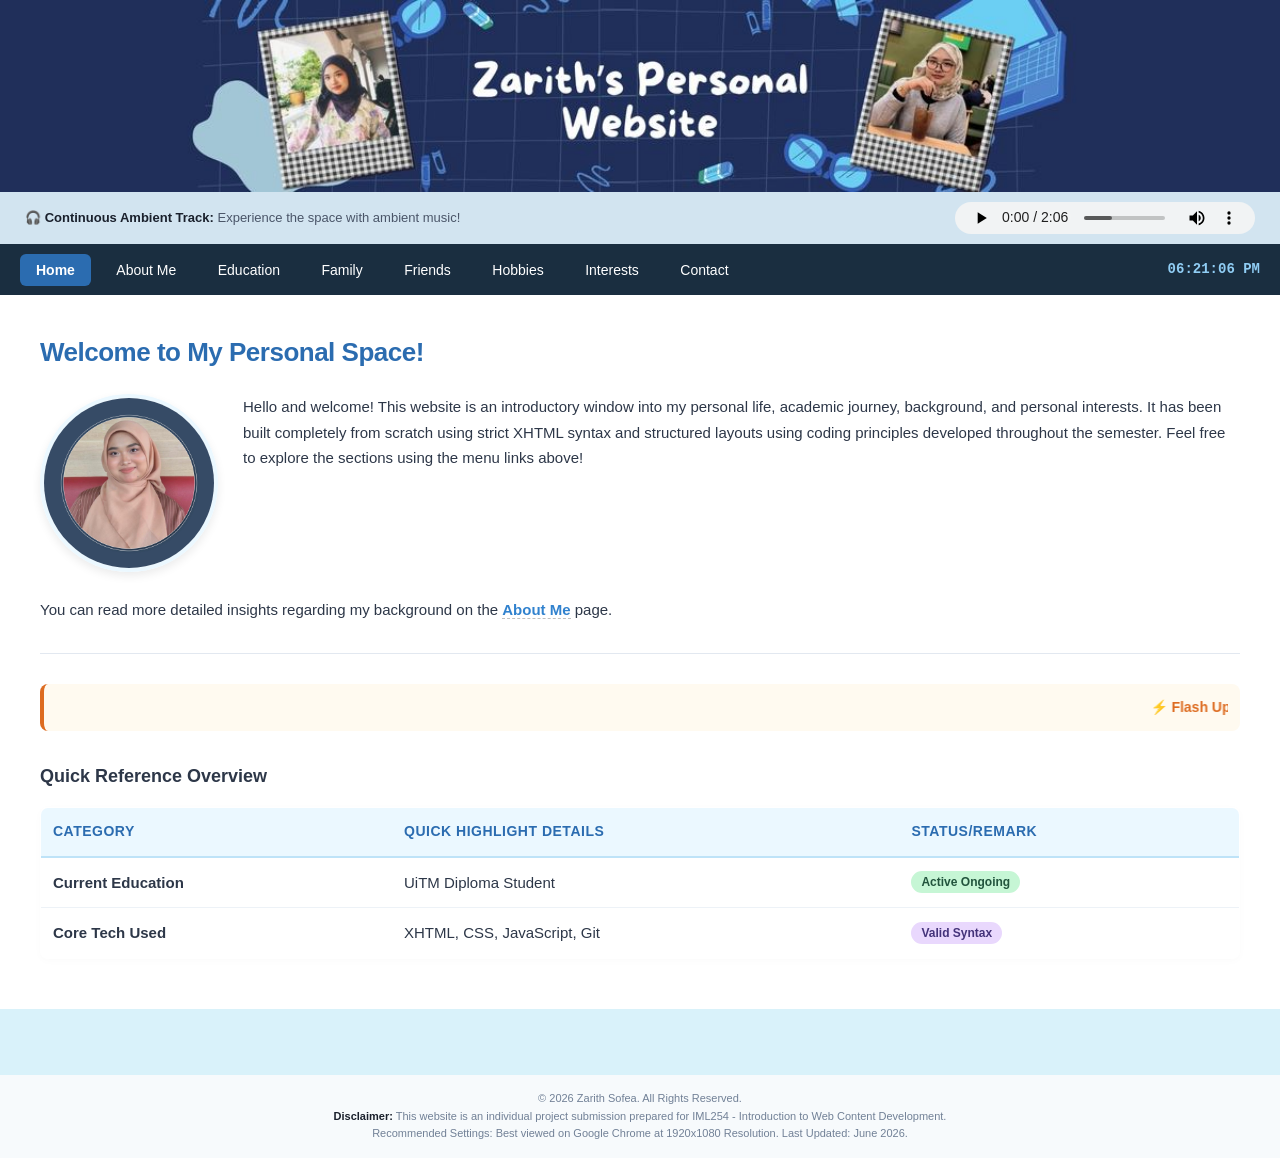
<file: index.html>
<?xml version="1.0" encoding="UTF-8"?>
<!DOCTYPE html PUBLIC "-//W3C//DTD XHTML 1.0 Transitional//EN" "http://www.w3.org/TR/xhtml1/DTD/xhtml1-transitional.dtd">
<html xmlns="http://www.w3.org/1999/xhtml" xml:lang="en" lang="en">
<head>
<meta http-equiv="Content-Type" content="text/html; charset=UTF-8" />
<title>Zarith's Personal Website</title>

<meta name="keywords" content="IML254, Personal Website, UiTM, Student Project, Zarith Sofea" />
<meta name="description" content="Personal Website project for IML254 - Introduction to Web Content Development" />
<meta name="author" content="Zarith Sofea" />

<link rel="stylesheet" type="text/css" href="style.css" />

<style type="text/css">
/*<![CDATA[*/
html, body {
  background-color: #ffffff;
  margin: 0 !important;
  padding: 0 !important;
  width: 100%;
  height: 100%;
  font-family: 'Segoe UI', Tahoma, Geneva, Verdana, sans-serif;
}

.master-container {
  width: 100% !important;
  max-width: 100% !important;
  margin: 0 !important;
  background-color: #ffffff;
  border-radius: 0px !important;
  overflow: hidden;
  box-shadow: none;
}

.banner-image {
  width: 100%;
  height: auto;
  display: block;
}

.nav-bar {
  background-color: #1a2e40;
  padding: 12px 20px;
  display: table;
  width: 100%;
  box-sizing: border-box;
}

.nav-links {
  display: table-cell;
  vertical-align: middle;
}

.nav-item {
  color: #ffffff;
  text-decoration: none;
  font-size: 14px;
  font-weight: 500;
  padding: 8px 16px;
  margin-right: 5px;
  border-radius: 6px;
  transition: background-color 0.2s ease;
}

.nav-item:hover {
  background-color: #2b4560;
}

.nav-active {
  background-color: #2b6cb0 !important;
  font-weight: 600;
}

.nav-clock {
  display: table-cell;
  text-align: right;
  vertical-align: middle;
  color: #90cdf4;
  font-family: monospace;
  font-size: 14px;
  font-weight: bold;
}

#content-mainframe-viewport {
  width: 100%;
  background-color: #ffffff;
}

iframe {
  border: 0;
  width: 100%;
  height: 780px;
  display: block;
}
/*]]>*/
</style>
</head>
<body>

<div class="master-container">
  
  <div id="header-region">
    <img src="images/banner.jpg" alt="Zarith's Personal Website Banner" class="banner-image" />
  </div>

  <table style="width: 100%; background-color: #d2e4f0; border-collapse: collapse; border: 0;">
  <tr>
    <td style="padding: 10px 25px; font-family: 'Segoe UI', sans-serif; font-size: 13px; color: #4a5568; vertical-align: middle;">
      🎧 <strong>Continuous Ambient Track:</strong> Experience the space with ambient music!
    </td>
    <td style="padding: 10px 25px; text-align: right; vertical-align: middle; width: 320px;">
      <audio controls="controls" loop="loop" style="height: 32px; width: 300px;">
        <source src="audio/ambient.mp3" type="audio/mpeg" />
        Your browser does not support the audio element.
      </audio>
    </td>
  </tr>
  </table>

  <div class="nav-bar">
    <div class="nav-links">
      <a href="home_content.html" target="viewport" class="nav-item nav-active" onclick="changeActive(this)">Home</a>
      <a href="aboutme.html" target="viewport" class="nav-item" onclick="changeActive(this)">About Me</a>
      <a href="education.html" target="viewport" class="nav-item" onclick="changeActive(this)">Education</a>
      <a href="family.html" target="viewport" class="nav-item" onclick="changeActive(this)">Family</a>
      <a href="friends.html" target="viewport" class="nav-item" onclick="changeActive(this)">Friends</a>
      <a href="hobbies.html" target="viewport" class="nav-item" onclick="changeActive(this)">Hobbies</a>
      <a href="interests.html" target="viewport" class="nav-item" onclick="changeActive(this)">Interests</a>
      <a href="contact.html" target="viewport" class="nav-item" onclick="changeActive(this)">Contact</a>
    </div>
    <div class="nav-clock" id="live-tracker-clock">00:00:00 AM</div>
  </div>

  <div id="content-mainframe-viewport">
    <iframe src="home_content.html" name="viewport" id="viewport-iframe"></iframe>
  </div>

  <table style="width: 100%; background-color: #f7fafc; border-top: 1px solid #e2e8f0; border-collapse: collapse; border: 0;">
  <tr>
    <td style="padding: 15px 25px; font-family: 'Segoe UI', sans-serif; font-size: 11px; color: #718096; text-align: center; line-height: 1.6;">
      © 2026 Zarith Sofea. All Rights Reserved. <br />
      <strong>Disclaimer:</strong> This website is an individual project submission prepared for IML254 - Introduction to Web Content Development. <br />
      Recommended Settings: Best viewed on Google Chrome at 1920x1080 Resolution. Last Updated: June 2026.
    </td>
  </tr>
  </table>

</div>

<script type="text/javascript">
//<![CDATA[
function changeActive(element) {
  var tabs = document.getElementsByClassName("nav-item");
  for (var i = 0; i < tabs.length; i++) {
    tabs[i].classList.remove("nav-active");
  }
  element.classList.add("nav-active");
}

function updateClock() {
  var now = new Date();
  var hours = now.getHours();
  var minutes = now.getMinutes();
  var seconds = now.getSeconds();
  var ampm = hours >= 12 ? 'PM' : 'AM';
  
  hours = hours % 12;
  hours = hours ? hours : 12; 
  minutes = minutes < 10 ? '0' + minutes : minutes;
  seconds = seconds < 10 ? '0' + seconds : seconds;
  
  var strTime = (hours < 10 ? '0' + hours : hours) + ':' + minutes + ':' + seconds + ' ' + ampm;
  document.getElementById('live-tracker-clock').innerHTML = strTime;
}
setInterval(updateClock, 1000);
updateClock(); 
//]]>
</script>
</body>
</html>
</file>
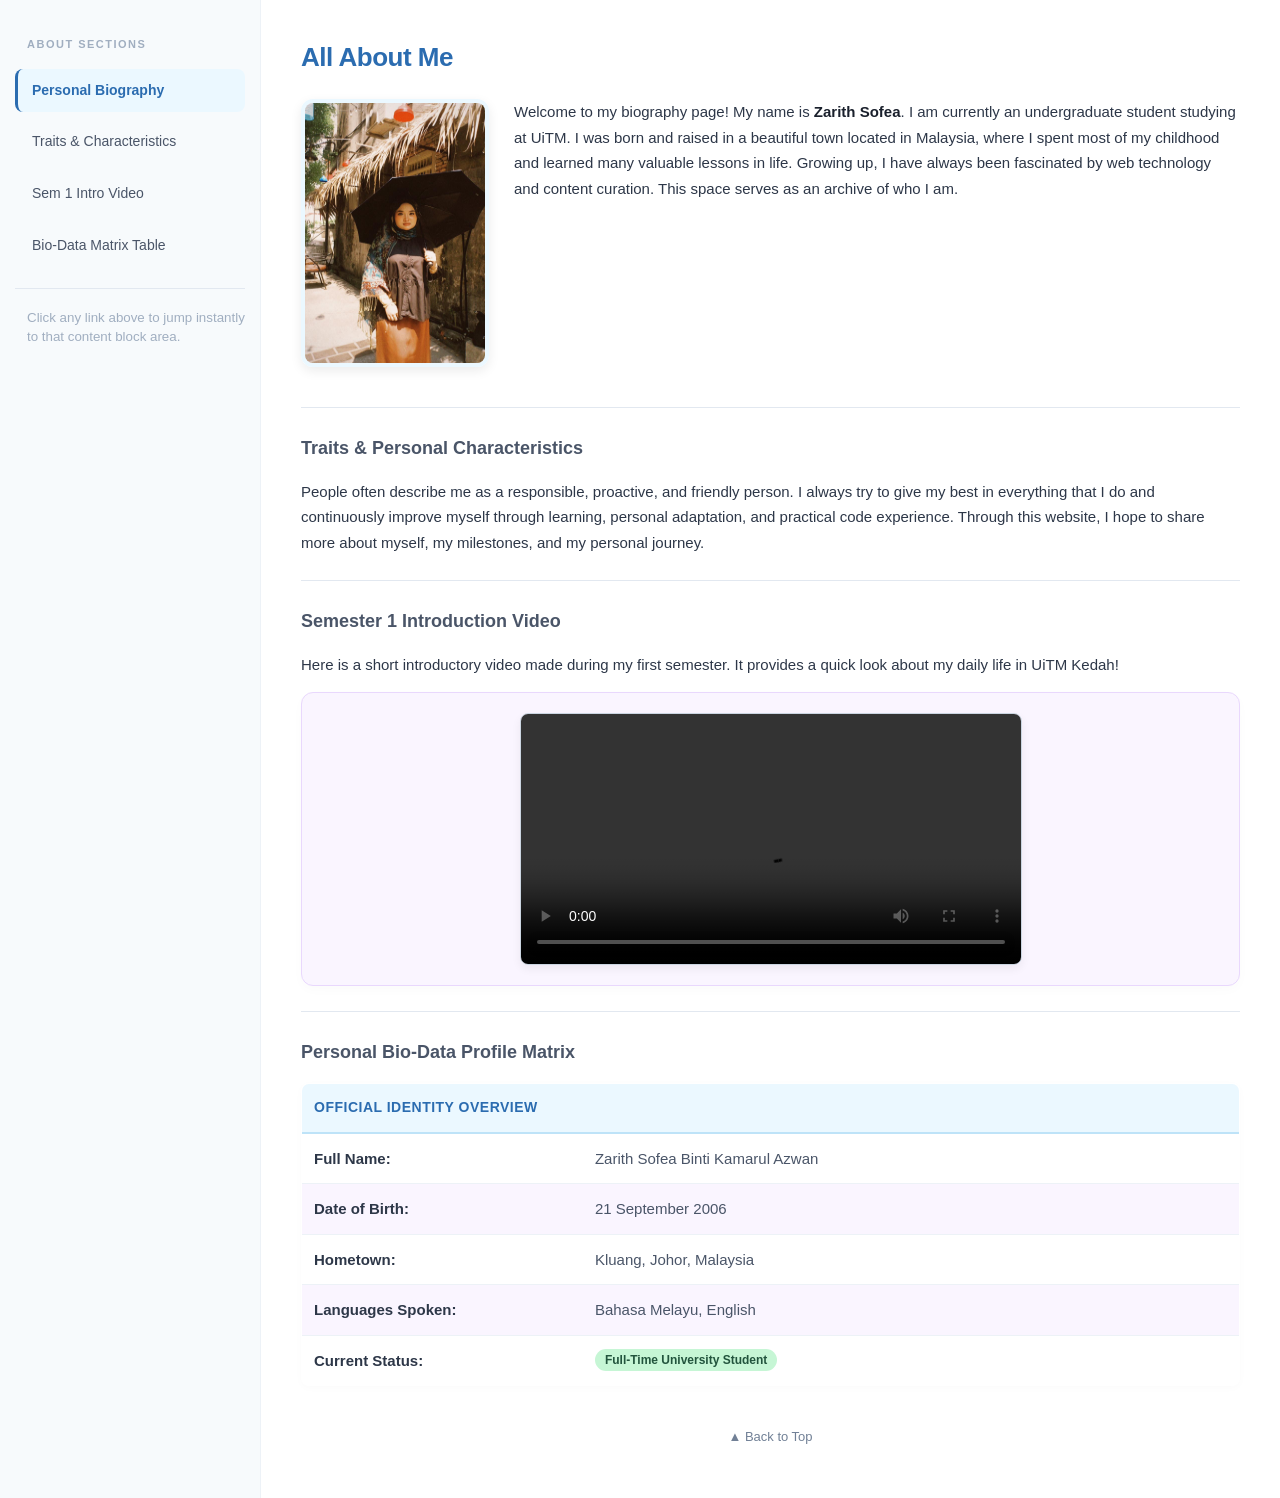
<file: aboutme.html>
<?xml version="1.0" encoding="UTF-8"?>
<!DOCTYPE html PUBLIC "-//W3C//DTD XHTML 1.0 Transitional//EN" "http://www.w3.org/TR/xhtml1/DTD/xhtml1-transitional.dtd">
<html xmlns="http://www.w3.org/1999/xhtml" xml:lang="en" lang="en">
<head>
<meta http-equiv="Content-Type" content="text/html; charset=UTF-8" />
<title>About Me Content Viewport</title>
<link rel="stylesheet" type="text/css" href="style.css" />

<style type="text/css">
/*<![CDATA[*/
.sidebar-link {
  display: block;
  color: #4a5568;
  text-decoration: none;
  padding: 10px 14px;
  border-radius: 8px;
  margin-bottom: 8px;
  font-size: 14px;
  font-weight: 500;
  border-left: 3px solid transparent;
  background-color: transparent;
  transition: all 0.3s ease-in-out;
  -webkit-transition: all 0.3s ease-in-out;
  -moz-transition: all 0.3s ease-in-out;
}

.sidebar-link:hover {
  color: #2b6cb0;
  background-color: #ebf8ff;
  border-left: 3px solid #3182ce;
  padding-left: 18px;
}

.sidebar-link-active {
  color: #2b6cb0 !important;
  background-color: #ebf8ff !important;
  border-left: 3px solid #2b6cb0 !important;
  font-weight: 600 !important;
}
/*]]>*/
</style>
</head>
<body style="background-color: #ffffff; font-family: 'Segoe UI', Tahoma, Geneva, Verdana, sans-serif; margin: 0; padding: 0;">

<a id="top"></a>

<table style="width: 100%; border-collapse: collapse; border: 0;">
<tr>
  <td style="width: 230px; background-color: #f7fafc; border-right: 1px solid #edf2f7; padding: 35px 15px; vertical-align: top;">
    <div style="position: -webkit-sticky; position: sticky; top: 10px;">
      <h4 style="color: #a0aec0; margin-top: 0; margin-bottom: 15px; text-transform: uppercase; font-size: 11px; letter-spacing: 1.5px; padding-left: 12px;">About Sections</h4>
      
      <a href="#biography" class="sidebar-link sidebar-link-active"> Personal Biography</a>
      <a href="#personality" class="sidebar-link"> Traits &amp; Characteristics</a>
      <a href="#video-profile" class="sidebar-link"> Sem 1 Intro Video</a>
      <a href="#biodata" class="sidebar-link">Bio-Data Matrix Table</a>
      
      <hr style="border: 0; height: 1px; background: #e2e8f0; margin: 20px 0;" />
      <small style="color: #a0aec0; display: block; line-height: 1.4; padding-left: 12px;">Click any link above to jump instantly to that content block area.</small>
    </div>
  </td>

  <td class="content" style="padding: 35px 40px; color: #2d3748; vertical-align: top;">
    <h1 class="welcome-title" style="color: #2b6cb0; font-size: 26px; margin-top: 0; letter-spacing: -0.5px;">All About Me</h1>
    
    <a id="biography"></a>
    <div style="margin-bottom: 25px;">
      <p style="line-height: 1.7; font-size: 15px;">
        <img src="images/about_me_profile.jpeg" alt="My Profile Portrait" class="wrap-left" width="180" height="260" style="float: left; margin-right: 25px; margin-bottom: 15px; border-radius: 12px; border: 4px solid #ebf8ff; box-shadow: 0 4px 12px rgba(0,0,0,0.08);" />
        Welcome to my biography page! My name is <strong>Zarith Sofea</strong>. I am currently an undergraduate student studying at UiTM. I was born and raised in a beautiful town located in Malaysia, where I spent most of my childhood and learned many valuable lessons in life. Growing up, I have always been fascinated by web technology and content curation. This space serves as an archive of who I am.
      </p>
    </div>
    <div style="clear: both;"></div>

    <hr style="border: 0; height: 1px; background: #e2e8f0; margin: 25px 0;" />
    
    <a id="personality"></a>
    <div style="margin-bottom: 25px;">
      <h3 style="color: #4a5568; font-size: 18px; margin-top: 0;">Traits &amp; Personal Characteristics</h3>
      <p style="line-height: 1.7; font-size: 15px;">
        People often describe me as a responsible, proactive, and friendly person. I always try to give my best in everything that I do and continuously improve myself through learning, personal adaptation, and practical code experience. Through this website, I hope to share more about myself, my milestones, and my personal journey.
      </p>
    </div>

    <hr style="border: 0; height: 1px; background: #e2e8f0; margin: 25px 0;" />

    <a id="video-profile"></a>
    <div style="margin-bottom: 25px;">
      <h3 style="color: #4a5568; font-size: 18px; margin-top: 0; margin-bottom: 10px;">Semester 1 Introduction Video</h3>
      <p style="line-height: 1.7; font-size: 15px; margin-bottom: 15px;">
        Here is a short introductory video made during my first semester. It provides a quick look about my daily life in UiTM Kedah!
      </p>
      
      <div style="background-color: #faf5ff; border: 1px solid #e9d8fd; padding: 20px; border-radius: 12px; text-align: center; box-shadow: 0 4px 12px rgba(0,0,0,0.02);">
        <video controls="controls" style="width: 100%; max-width: 500px; border-radius: 8px; border: 1px solid #cbd5e1; box-shadow: 0 4px 10px rgba(0,0,0,0.06); display: inline-block;">
          <source src="video/intro.mp4" type="video/mp4" />
          Your browser does not support the video tag setup.
        </video>
      </div>
    </div>

    <hr style="border: 0; height: 1px; background: #e2e8f0; margin: 25px 0;" />

    <a id="biodata"></a>
    <div style="margin-bottom: 10px;">
      <h3 style="color: #4a5568; font-size: 18px; margin-bottom: 15px;">Personal Bio-Data Profile Matrix</h3>
      
      <table class="data-table" style="width: 100%; border-collapse: collapse; border-radius: 8px; overflow: hidden; box-shadow: 0 2px 8px rgba(0,0,0,0.02); border: 1px solid #edf2f7;">
      <thead>
        <tr style="background-color: #ebf8ff;">
          <th colspan="2" style="padding: 12px; text-align: left; color: #2b6cb0; border-bottom: 2px solid #bee3f8; font-weight: 600;">Official Identity Overview</th>
        </tr>
      </thead>
      <tbody>
        <tr style="background-color: #ffffff;">
          <td style="width: 30%; padding: 12px; border-bottom: 1px solid #edf2f7; font-weight: bold;">Full Name:</td>
          <td style="padding: 12px; border-bottom: 1px solid #edf2f7; color: #4a5568;">Zarith Sofea Binti Kamarul Azwan</td>
        </tr>
        <tr style="background-color: #faf5ff;">
          <td style="padding: 12px; border-bottom: 1px solid #edf2f7; font-weight: bold;">Date of Birth:</td>
          <td style="padding: 12px; border-bottom: 1px solid #edf2f7; color: #4a5568;">21 September 2006</td>
        </tr>
        <tr style="background-color: #ffffff;">
          <td style="padding: 12px; border-bottom: 1px solid #edf2f7; font-weight: bold;">Hometown:</td>
          <td style="padding: 12px; border-bottom: 1px solid #edf2f7; color: #4a5568;">Kluang, Johor, Malaysia</td>
        </tr>
        <tr style="background-color: #faf5ff;">
          <td style="padding: 12px; border-bottom: 1px solid #edf2f7; font-weight: bold;">Languages Spoken:</td>
          <td style="padding: 12px; border-bottom: 1px solid #edf2f7; color: #4a5568;">Bahasa Melayu, English</td>
        </tr>
        <tr style="background-color: #ffffff;">
          <td style="padding: 12px; border-bottom: 1px solid #edf2f7; font-weight: bold;">Current Status:</td>
          <td style="padding: 12px; border-bottom: 1px solid #edf2f7;"><span style="background-color: #c6f6d5; color: #22543d; padding: 4px 10px; border-radius: 12px; font-size: 12px; font-weight: bold;">Full-Time University Student</span></td>
        </tr>
      </tbody>
      </table>
    </div>

    <p style="margin-top: 40px; text-align: center;"><a href="#top" style="color: #718096; text-decoration: none; font-size: 13px; font-weight: 500;">▲ Back to Top</a></p>
  </td>
</tr>
</table>

</body>
</html>
</file>
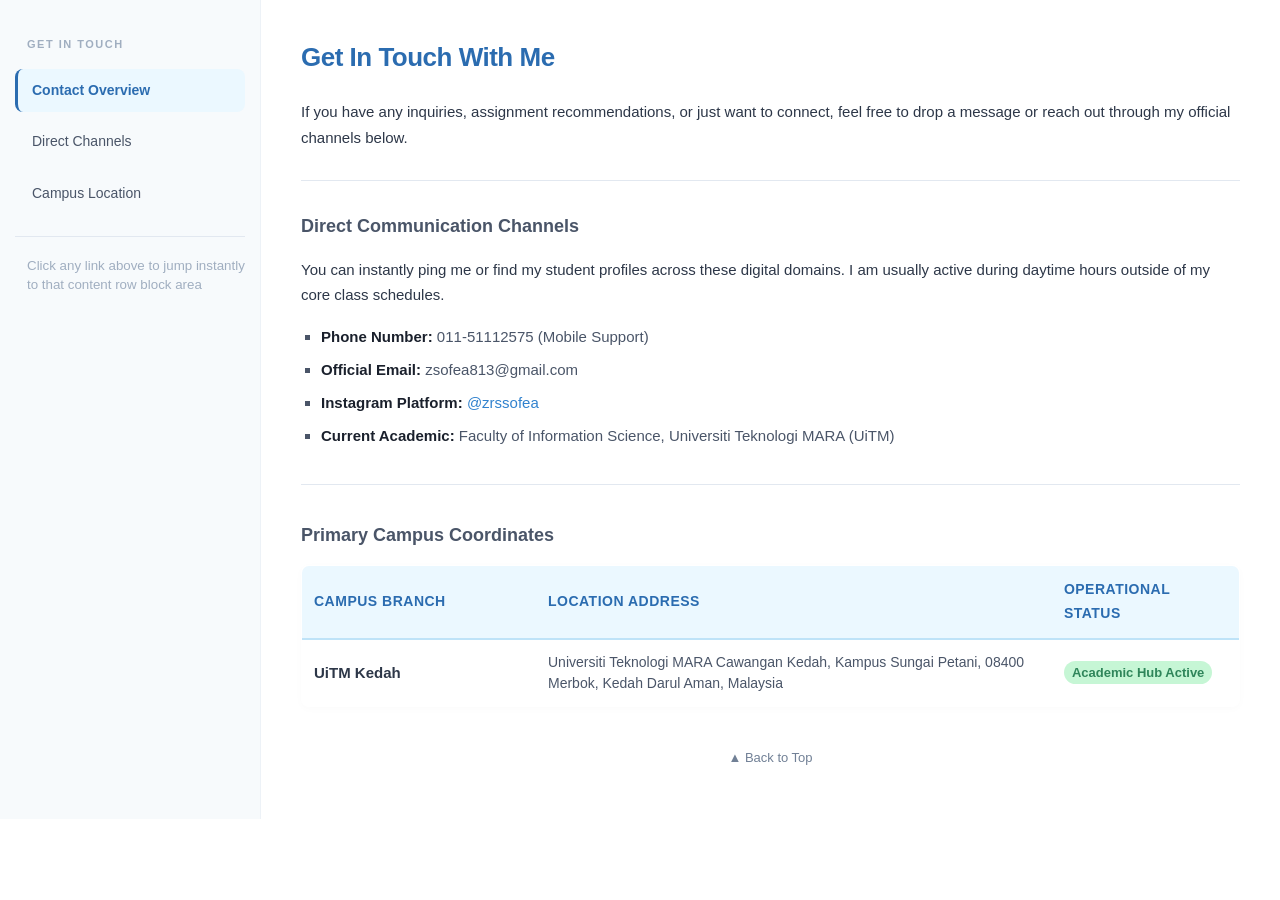
<file: contact.html>
<?xml version="1.0" encoding="UTF-8"?>
<!DOCTYPE html PUBLIC "-//W3C//DTD XHTML 1.0 Transitional//EN" "http://www.w3.org/TR/xhtml1/DTD/xhtml1-transitional.dtd">
<html xmlns="http://www.w3.org/1999/xhtml" xml:lang="en" lang="en">
<head>
<meta http-equiv="Content-Type" content="text/html; charset=UTF-8" />
<meta name="keywords" content="Contact, Feedback, Email, Instagram, Phone, IML254, Zarith Sofea" />
<meta name="description" content="Contact channels and student profiles with sidebar navigation." />
<title>Contact Content Viewport</title>
<link rel="stylesheet" type="text/css" href="style.css" />

<style type="text/css">
/*<![CDATA[*/
.sidebar-link {
  display: block;
  color: #4a5568;
  text-decoration: none;
  padding: 10px 14px;
  border-radius: 8px;
  margin-bottom: 8px;
  font-size: 14px;
  font-weight: 500;
  border-left: 3px solid transparent;
  background-color: transparent;
  transition: all 0.3s ease-in-out;
  -webkit-transition: all 0.3s ease-in-out;
  -moz-transition: all 0.3s ease-in-out;
}

.sidebar-link:hover {
  color: #2b6cb0;
  background-color: #ebf8ff;
  border-left: 3px solid #3182ce;
  padding-left: 18px;
}

.sidebar-link-active {
  color: #2b6cb0 !important;
  background-color: #ebf8ff !important;
  border-left: 3px solid #2b6cb0 !important;
  font-weight: 600 !important;
}
/*]]>*/
</style>
</head>
<body style="background-color: #ffffff; font-family: 'Segoe UI', Tahoma, Geneva, Verdana, sans-serif; margin: 0; padding: 0;">

<a id="top"></a>

<table style="width: 100%; border-collapse: collapse; border: 0;">
<tr>
  <td id="sidebar-panel" style="width: 230px; background-color: #f7fafc; border-right: 1px solid #edf2f7; padding: 35px 15px; vertical-align: top;">
    <div style="position: -webkit-sticky; position: sticky; top: 10px;">
      <h4 style="color: #a0aec0; margin-top: 0; margin-bottom: 15px; text-transform: uppercase; font-size: 11px; letter-spacing: 1.5px; padding-left: 12px;">Get In Touch</h4>
      
      <a href="#overview" class="sidebar-link sidebar-link-active"> Contact Overview</a>
      <a href="#channels" class="sidebar-link"> Direct Channels</a>
      <a href="#coordinates" class="sidebar-link"> Campus Location</a>
      
      <hr style="border: 0; height: 1px; background: #e2e8f0; margin: 20px 0;" />
      <small style="color: #a0aec0; display: block; line-height: 1.4; padding-left: 12px;">Click any link above to jump instantly to that content row block area</small>
    </div>
  </td>

  <td id="main-content-panel" class="content" style="padding: 35px 40px; background-color: #ffffff; color: #2d3748; vertical-align: top;">
    
    <a id="overview"></a>
    <h1 class="welcome-title" style="color: #2b6cb0; font-size: 26px; margin-top: 0; letter-spacing: -0.5px;">Get In Touch With Me</h1>
    
    <p style="line-height: 1.7; font-size: 15px;">
      If you have any inquiries, assignment recommendations, or just want to connect, feel free to drop a message or reach out through my official channels below.
    </p>
    
    <hr style="border: 0; height: 1px; background: #e2e8f0; margin: 30px 0;" />

    <a id="channels"></a>
    <div style="margin-bottom: 30px;">
      <h3 style="color: #4a5568; font-size: 18px; margin-top: 0;">Direct Communication Channels</h3>
      <p style="line-height: 1.7; font-size: 15px;">
        You can instantly ping me or find my student profiles across these digital domains. I am usually active during daytime hours outside of my core class schedules.
      </p>
      
      <ul style="line-height: 1.8; font-size: 15px; padding-left: 20px; list-style-type: square; color: #4a5568;">
        <li style="margin-bottom: 6px;"><strong>Phone Number:</strong> 011-51112575 (Mobile Support)</li>
        <li style="margin-bottom: 6px;"><strong>Official Email:</strong> zsofea813@gmail.com</li>
        <li style="margin-bottom: 6px;"><strong>Instagram Platform:</strong> <a href="https://www.instagram.com/zrssofea" target="_blank" style="color: #3182ce; text-decoration: none; font-weight: 500;">@zrssofea</a></li>
        <li style="margin-bottom: 6px;"><strong>Current Academic:</strong> Faculty of Information Science, Universiti Teknologi MARA (UiTM)</li>
      </ul>
    </div>

    <hr style="border: 0; height: 1px; background: #e2e8f0; margin: 35px 0;" />
    
    <a id="coordinates"></a>
    <div>
      <h3 style="color: #4a5568; font-size: 18px; margin-bottom: 15px;">Primary Campus Coordinates</h3>
      
      <table class="data-table" style="width: 100%; border-collapse: collapse; border-radius: 8px; overflow: hidden; box-shadow: 0 2px 8px rgba(0,0,0,0.02); border: 1px solid #edf2f7;">
        <thead>
          <tr style="background-color: #ebf8ff;">
            <th style="padding: 12px; text-align: left; color: #2b6cb0; border-bottom: 2px solid #bee3f8; font-weight: 600; width: 25%;">Campus Branch</th>
            <th style="padding: 12px; text-align: left; color: #2b6cb0; border-bottom: 2px solid #bee3f8; font-weight: 600; width: 55%;">Location Address</th>
            <th style="padding: 12px; text-align: left; color: #2b6cb0; border-bottom: 2px solid #bee3f8; font-weight: 600; width: 20%;">Operational Status</th>
          </tr>
        </thead>
        <tbody>
          <tr style="background-color: #ffffff;">
            <td style="padding: 12px; border-bottom: 1px solid #edf2f7; font-weight: bold;">UiTM Kedah</td>
            <td style="padding: 12px; border-bottom: 1px solid #edf2f7; color: #4a5568; line-height: 1.5; font-size: 14px;">Universiti Teknologi MARA Cawangan Kedah, Kampus Sungai Petani, 08400 Merbok, Kedah Darul Aman, Malaysia</td>
            <td style="padding: 12px; border-bottom: 1px solid #edf2f7; color: #2f855a; font-size: 13px; font-weight: 600;"><span style="background-color: #c6f6d5; padding: 4px 8px; border-radius: 12px;">Academic Hub Active</span></td>
          </tr>
        </tbody>
      </table>
    </div>

    <p style="text-align: center; margin-top: 40px;"><a href="#top" style="color: #718096; text-decoration: none; font-size: 13px; font-weight: 500;">▲ Back to Top</a></p>
  </td>
</tr>
</table>

</body>
</html>
</file>
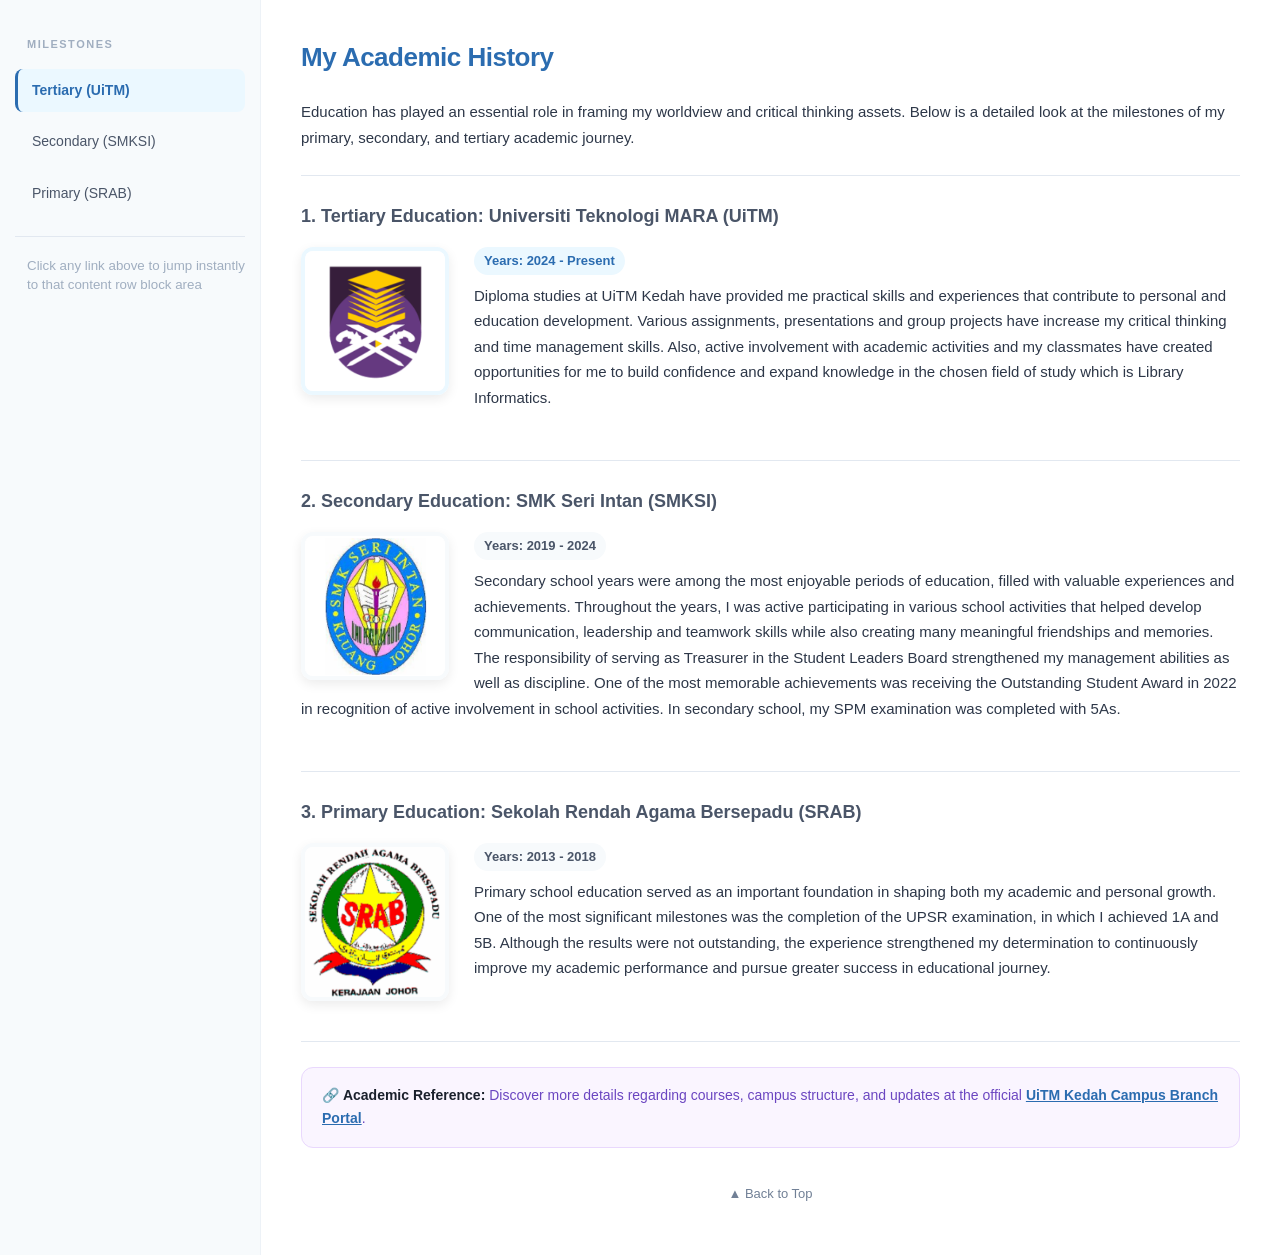
<file: education.html>
<?xml version="1.0" encoding="UTF-8"?>
<!DOCTYPE html PUBLIC "-//W3C//DTD XHTML 1.0 Transitional//EN" "http://www.w3.org/TR/xhtml1/DTD/xhtml1-transitional.dtd">
<html xmlns="http://www.w3.org/1999/xhtml" xml:lang="en" lang="en">
<head>
<meta http-equiv="Content-Type" content="text/html; charset=UTF-8" />
<title>Education Content Viewport</title>
<link rel="stylesheet" type="text/css" href="style.css" />

<style type="text/css">
/*<![CDATA[*/
.sidebar-link {
  display: block;
  color: #4a5568;
  text-decoration: none;
  padding: 10px 14px;
  border-radius: 8px;
  margin-bottom: 8px;
  font-size: 14px;
  font-weight: 500;
  border-left: 3px solid transparent;
  background-color: transparent;
  transition: all 0.3s ease-in-out;
  -webkit-transition: all 0.3s ease-in-out;
  -moz-transition: all 0.3s ease-in-out;
}

.sidebar-link:hover {
  color: #2b6cb0;
  background-color: #ebf8ff;
  border-left: 3px solid #3182ce;
  padding-left: 18px;
}

.sidebar-link-active {
  color: #2b6cb0 !important;
  background-color: #ebf8ff !important;
  border-left: 3px solid #2b6cb0 !important;
  font-weight: 600 !important;
}
/*]]>*/
</style>
</head>
<body style="background-color: #ffffff; font-family: 'Segoe UI', Tahoma, Geneva, Verdana, sans-serif; margin: 0; padding: 0;">

<a id="top"></a>

<table style="width: 100%; border-collapse: collapse; border: 0;">
<tr>
  <td style="width: 230px; background-color: #f7fafc; border-right: 1px solid #edf2f7; padding: 35px 15px; vertical-align: top;">
    <div style="position: -webkit-sticky; position: sticky; top: 10px;">
      <h4 style="color: #a0aec0; margin-top: 0; margin-bottom: 15px; text-transform: uppercase; font-size: 11px; letter-spacing: 1.5px; padding-left: 12px;">Milestones</h4>
      
      <a href="#uitm" class="sidebar-link sidebar-link-active"> Tertiary (UiTM)</a>
      <a href="#smksi" class="sidebar-link"> Secondary (SMKSI)</a>
      <a href="#srab" class="sidebar-link"> Primary (SRAB)</a>
      
      <hr style="border: 0; height: 1px; background: #e2e8f0; margin: 20px 0;" />
      <small style="color: #a0aec0; display: block; line-height: 1.4; padding-left: 12px;">Click any link above to jump instantly to that content row block area</small>
    </div>
  </td>

  <td class="content" style="padding: 35px 40px; color: #2d3748; vertical-align: top;">
    <h1 class="welcome-title" style="color: #2b6cb0; font-size: 26px; margin-top: 0; letter-spacing: -0.5px;">My Academic History</h1>
    <p style="line-height: 1.7; font-size: 15px; margin-bottom: 25px;">Education has played an essential role in framing my worldview and critical thinking assets. Below is a detailed look at the milestones of my primary, secondary, and tertiary academic journey.</p>
    
    <hr style="border: 0; height: 1px; background: #e2e8f0; margin: 25px 0;" />

    <a id="uitm"></a>
    <div style="margin-bottom: 25px;">
      <h3 style="color: #4a5568; font-size: 18px; margin-top: 0;">1. Tertiary Education: Universiti Teknologi MARA (UiTM)</h3>
      <p style="line-height: 1.7; font-size: 15px;">
        <img src="images/logo_university.png" alt="UiTM Logo" class="wrap-left" width="140" height="140" style="float: left; margin-right: 25px; margin-bottom: 15px; border-radius: 12px; border: 4px solid #ebf8ff; box-shadow: 0 4px 12px rgba(0,0,0,0.08);" />
        <span style="display: inline-block; background-color: #ebf8ff; color: #2b6cb0; padding: 3px 10px; border-radius: 20px; font-size: 13px; font-weight: bold; margin-bottom: 8px;">Years: 2024 - Present</span><br />
        Diploma studies at UiTM Kedah have provided me practical skills and experiences that contribute to personal and education development. Various assignments, presentations and group projects have increase my critical thinking and time management skills. Also, active involvement with academic activities and my classmates have created opportunities for me to build confidence and expand knowledge in the chosen field of study which is Library Informatics.
      </p>
    </div>
    <div style="clear: both;"></div>

    <hr style="border: 0; height: 1px; background: #e2e8f0; margin: 25px 0;" />

    <a id="smksi"></a>
    <div style="margin-bottom: 25px;">
      <h3 style="color: #4a5568; font-size: 18px; margin-top: 0;">2. Secondary Education: SMK Seri Intan (SMKSI)</h3>
      <p style="line-height: 1.7; font-size: 15px;">
        <img src="images/logo_secondary.png" alt="Secondary School Logo" class="wrap-left" width="140" height="140" style="float: left; margin-right: 25px; margin-bottom: 15px; border-radius: 12px; border: 4px solid #f7fafc; box-shadow: 0 4px 12px rgba(0,0,0,0.08);" />
        <span style="display: inline-block; background-color: #f7fafc; color: #4a5568; padding: 3px 10px; border-radius: 20px; font-size: 13px; font-weight: bold; margin-bottom: 8px;">Years: 2019 - 2024</span><br />
        Secondary school years were among the most enjoyable periods of education, filled with valuable experiences and achievements. Throughout the years, I was active participating in various school activities that helped develop communication, leadership and teamwork skills while also creating many meaningful friendships and memories. The responsibility of serving as Treasurer in the Student Leaders Board strengthened my management abilities as well as discipline. One of the most memorable achievements was receiving the Outstanding Student Award in 2022 in recognition of active involvement in school activities. In secondary school, my SPM examination was completed with 5As.
      </p>
    </div>
    <div style="clear: both;"></div>

    <hr style="border: 0; height: 1px; background: #e2e8f0; margin: 25px 0;" />

    <a id="srab"></a>
    <div style="margin-bottom: 25px;">
      <h3 style="color: #4a5568; font-size: 18px; margin-top: 0;">3. Primary Education: Sekolah Rendah Agama Bersepadu (SRAB)</h3>
      <p style="line-height: 1.7; font-size: 15px;">
        <img src="images/logo_primary.png" alt="Primary School Logo" class="wrap-left" width="140" height="150" style="float: left; margin-right: 25px; margin-bottom: 15px; border-radius: 12px; border: 4px solid #f7fafc; box-shadow: 0 4px 12px rgba(0,0,0,0.08);" />
        <span style="display: inline-block; background-color: #f7fafc; color: #4a5568; padding: 3px 10px; border-radius: 20px; font-size: 13px; font-weight: bold; margin-bottom: 8px;">Years: 2013 - 2018</span><br />
        Primary school education served as an important foundation in shaping both my academic and personal growth. One of the most significant milestones was the completion of the UPSR examination, in which I achieved 1A and 5B. Although the results were not outstanding, the experience strengthened my determination to continuously improve my academic performance and pursue greater success in educational journey. 
      </p>
    </div>
    <div style="clear: both;"></div>

    <hr style="border: 0; height: 1px; background: #e2e8f0; margin: 25px 0;" />

    <div style="background-color: #faf5ff; border: 1px solid #e9d8fd; padding: 16px 20px; border-radius: 12px; margin-bottom: 20px;">
      <p style="margin: 0; font-size: 14px; color: #6b46c1; font-weight: 500;">
        🔗 <strong>Academic Reference:</strong> Discover more details regarding courses, campus structure, and updates at the official <a href="https://kedah.uitm.edu.my/" target="_blank" style="color: #2b6cb0; text-decoration: underline; font-weight: 600;">UiTM Kedah Campus Branch Portal</a>.
      </p>
    </div>

    <p style="text-align: center; margin-top: 35px;"><a href="#top" style="color: #718096; text-decoration: none; font-size: 13px; font-weight: 500;">▲ Back to Top</a></p>
  </td>
</tr>
</table>

</body>
</html>
</file>
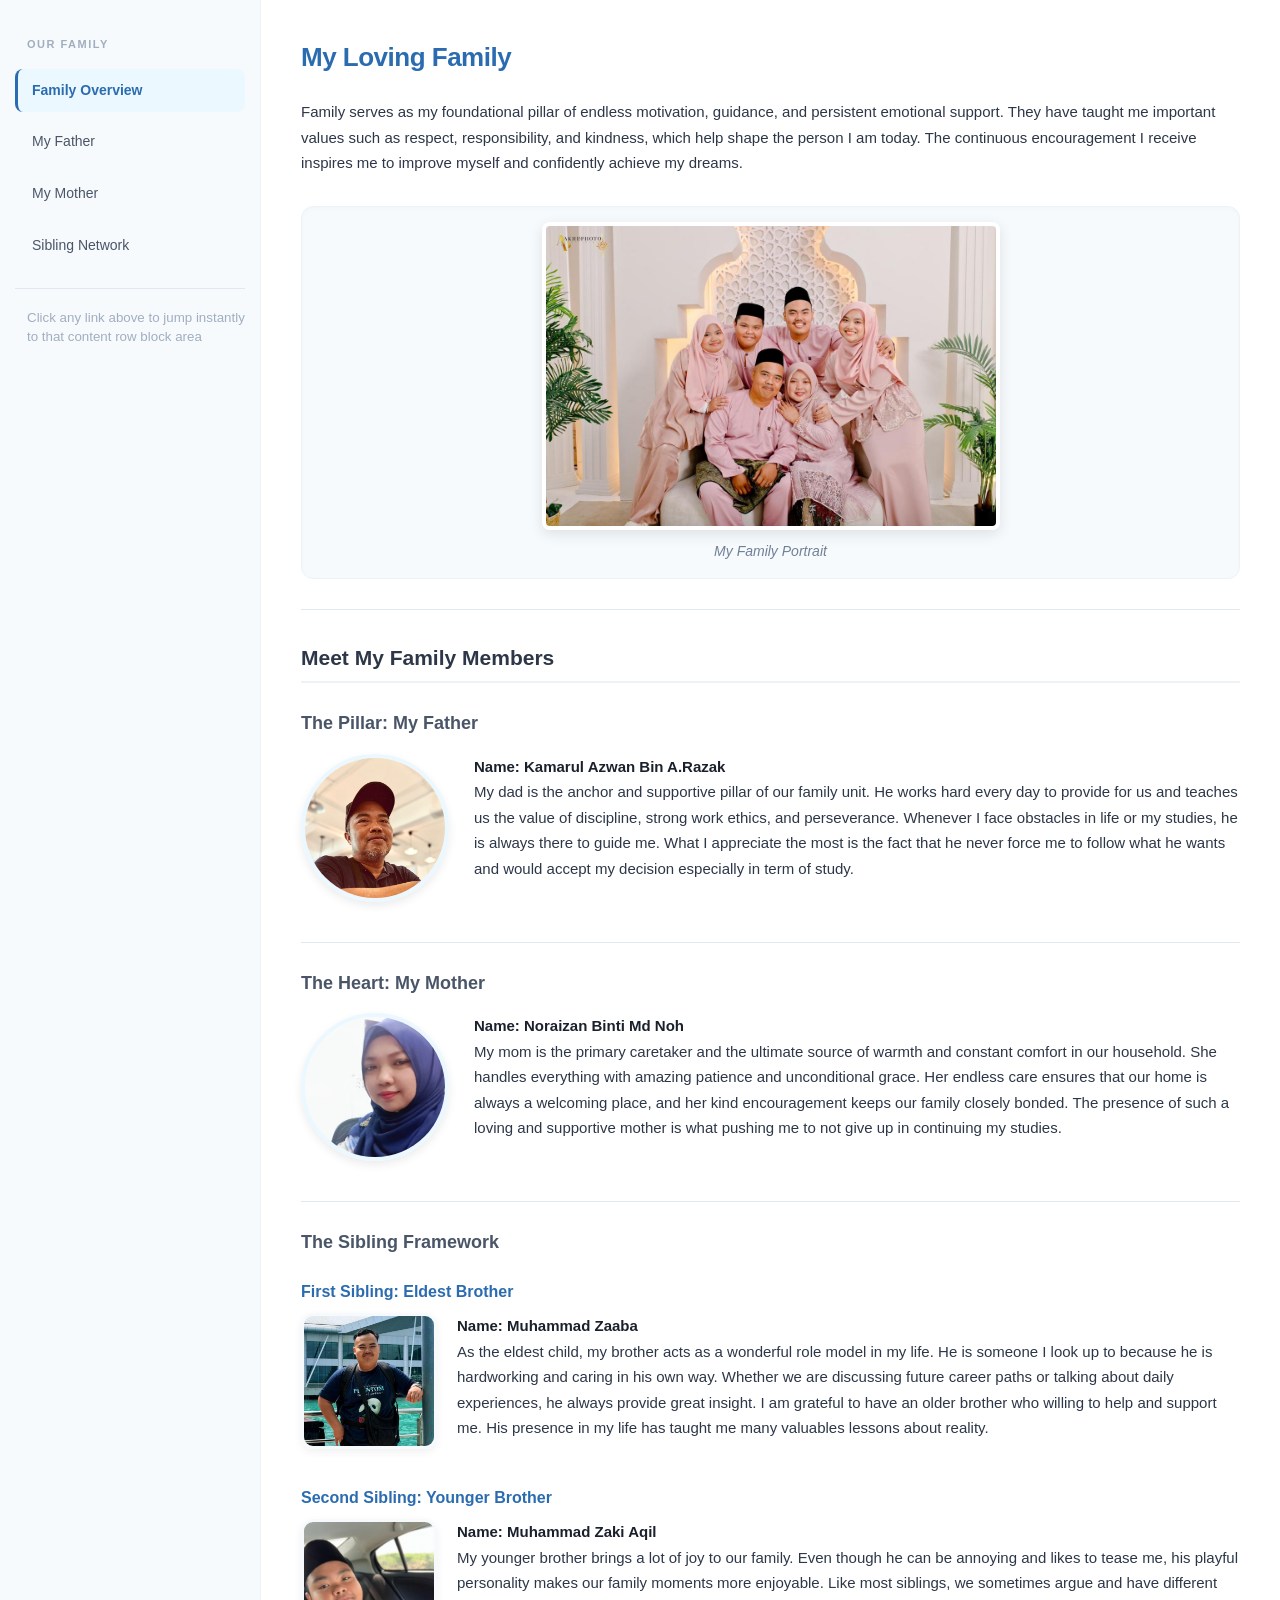
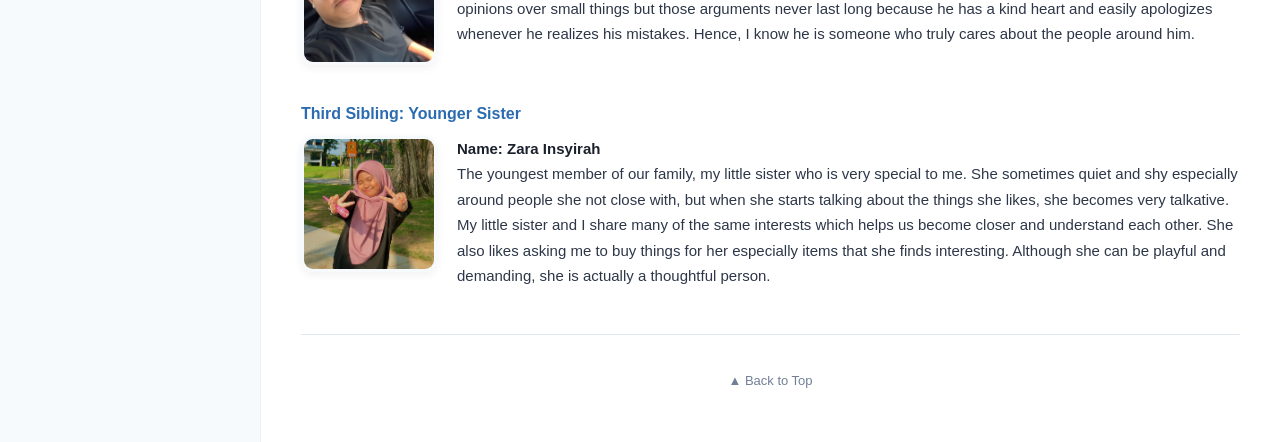
<file: family.html>
<?xml version="1.0" encoding="UTF-8"?>
<!DOCTYPE html PUBLIC "-//W3C//DTD XHTML 1.0 Transitional//EN" "http://www.w3.org/TR/xhtml1/DTD/xhtml1-transitional.dtd">
<html xmlns="http://www.w3.org/1999/xhtml" xml:lang="en" lang="en">
<head>
<meta http-equiv="Content-Type" content="text/html; charset=UTF-8" />
<title>Family Content Viewport</title>
<link rel="stylesheet" type="text/css" href="style.css" />

<style type="text/css">
/*<![CDATA[*/
.sidebar-link {
  display: block;
  color: #4a5568;
  text-decoration: none;
  padding: 10px 14px;
  border-radius: 8px;
  margin-bottom: 8px;
  font-size: 14px;
  font-weight: 500;
  border-left: 3px solid transparent;
  background-color: transparent;
  transition: all 0.3s ease-in-out;
  -webkit-transition: all 0.3s ease-in-out;
  -moz-transition: all 0.3s ease-in-out;
}

.sidebar-link:hover {
  color: #2b6cb0;
  background-color: #ebf8ff;
  border-left: 3px solid #3182ce;
  padding-left: 18px;
}

.sidebar-link-active {
  color: #2b6cb0 !important;
  background-color: #ebf8ff !important;
  border-left: 3px solid #2b6cb0 !important;
  font-weight: 600 !important;
}
/*]]>*/
</style>
</head>
<body style="background-color: #ffffff; font-family: 'Segoe UI', Tahoma, Geneva, Verdana, sans-serif; margin: 0; padding: 0;">

<a id="top"></a>

<table style="width: 100%; border-collapse: collapse; border: 0;">
<tr>
  <td style="width: 230px; background-color: #f7fafc; border-right: 1px solid #edf2f7; padding: 35px 15px; vertical-align: top;">
    <div style="position: -webkit-sticky; position: sticky; top: 10px;">
      <h4 style="color: #a0aec0; margin-top: 0; margin-bottom: 15px; text-transform: uppercase; font-size: 11px; letter-spacing: 1.5px; padding-left: 12px;">Our Family</h4>
      
      <a href="#overview" class="sidebar-link sidebar-link-active"> Family Overview</a>
      <a href="#father" class="sidebar-link"> My Father</a>
      <a href="#mother" class="sidebar-link"> My Mother</a>
      <a href="#siblings" class="sidebar-link"> Sibling Network</a>
      
      <hr style="border: 0; height: 1px; background: #e2e8f0; margin: 20px 0;" />
      <small style="color: #a0aec0; display: block; line-height: 1.4; padding-left: 12px;">Click any link above to jump instantly to that content row block area</small>
    </div>
  </td>

  <td class="content" style="padding: 35px 40px; color: #2d3748; vertical-align: top;">
    
    <a id="overview"></a>
    <h1 class="welcome-title" style="color: #2b6cb0; font-size: 26px; margin-top: 0; letter-spacing: -0.5px;">My Loving Family</h1>
    
    <p style="line-height: 1.7; font-size: 15px;">
      Family serves as my foundational pillar of endless motivation, guidance, and persistent emotional support. They have taught me important values such as respect, responsibility, and kindness, which help shape the person I am today. The continuous encouragement I receive inspires me to improve myself and confidently achieve my dreams.
    </p>

    <div style="text-align: center; margin: 30px 0; background-color: #f7fafc; padding: 15px; border-radius: 12px; border: 1px solid #edf2f7; box-shadow: inset 0 2px 4px rgba(0,0,0,0.02);">
      <img src="images/family_portrait.jpeg" alt="My Family Portrait" style="border-radius: 8px; border: 4px solid #ffffff; box-shadow: 0 4px 14px rgba(0,0,0,0.1); max-width: 100%; height: auto; width: 450px;" />
      <div style="margin-top: 10px; color: #718096; font-size: 14px; font-weight: 500; font-style: italic;">My Family Portrait</div>
    </div>

    <hr style="border: 0; height: 1px; background: #e2e8f0; margin: 30px 0;" />
    
    <h2 style="color: #2d3748; font-size: 21px; margin-top: 0; margin-bottom: 25px;">Meet My Family Members</h2>

    <a id="father"></a>
    <div style="margin-bottom: 25px;">
      <h3 style="color: #4a5568; font-size: 18px; margin-top: 0;">The Pillar: My Father</h3>
      <p style="line-height: 1.7; font-size: 15px;">
        <img src="images/father_thumb.jpeg" alt="Father Thumbnail Photo" class="wrap-left" width="140" height="140" style="float: left; margin-right: 25px; margin-bottom: 15px; border-radius: 50%; border: 4px solid #ebf8ff; box-shadow: 0 4px 10px rgba(0,0,0,0.08);" />
        <strong>Name: Kamarul Azwan Bin A.Razak</strong><br />
        My dad is the anchor and supportive pillar of our family unit. He works hard every day to provide for us and teaches us the value of discipline, strong work ethics, and perseverance. Whenever I face obstacles in life or my studies, he is always there to guide me. What I appreciate the most is the fact that he never force me to follow what he wants and would accept my decision especially in term of study. 
      </p>
    </div>
    <div style="clear: both;"></div>

    <hr style="border: 0; height: 1px; background: #e2e8f0; margin: 25px 0;" />

    <a id="mother"></a>
    <div style="margin-bottom: 25px;">
      <h3 style="color: #4a5568; font-size: 18px; margin-top: 0;">The Heart: My Mother</h3>
      <p style="line-height: 1.7; font-size: 15px;">
        <img src="images/mother_thumb.jpeg" alt="Mother Thumbnail Photo" class="wrap-left" width="140" height="140" style="float: left; margin-right: 25px; margin-bottom: 15px; border-radius: 50%; border: 4px solid #ebf8ff; box-shadow: 0 4px 10px rgba(0,0,0,0.08);" />
        <strong>Name: Noraizan Binti Md Noh</strong><br />
        My mom is the primary caretaker and the ultimate source of warmth and constant comfort in our household. She handles everything with amazing patience and unconditional grace. Her endless care ensures that our home is always a welcoming place, and her kind encouragement keeps our family closely bonded. The presence of such a loving and supportive mother is what pushing me to not give up in continuing my studies.
      </p>
    </div>
    <div style="clear: both;"></div>

    <hr style="border: 0; height: 1px; background: #e2e8f0; margin: 25px 0;" />

    <a id="siblings"></a>
    <div style="margin-bottom: 30px;">
      <h3 style="color: #4a5568; font-size: 18px; margin-top: 0; margin-bottom: 20px;">The Sibling Framework</h3>
      
      <div style="margin-bottom: 25px;">
        <strong style="color: #2b6cb0; display: block; font-size: 16px; margin-bottom: 8px;">First Sibling: Eldest Brother</strong>
        <p style="line-height: 1.7; font-size: 15px; margin-top: 0;">
          <img src="images/sibling1_thumb.jpeg" alt="First Sibling Thumbnail" class="wrap-left" width="130" height="130" style="float: left; margin-right: 20px; margin-bottom: 10px; border-radius: 12px; border: 3px solid #f7fafc; box-shadow: 0 3px 8px rgba(0,0,0,0.06);" />
          <strong>Name: Muhammad Zaaba</strong><br />
          As the eldest child, my brother acts as a wonderful role model in my life. He is someone I look up to because he is hardworking and caring in his own way. Whether we are discussing future career paths or talking about daily experiences, he always provide great insight. I am grateful to have an older brother who willing to help and support me. His presence in my life has taught me many valuables lessons about reality. </p>
        <div style="clear: both;"></div>
      </div>
      
      <div style="margin-bottom: 25px;">
        <strong style="color: #2b6cb0; display: block; font-size: 16px; margin-bottom: 8px;">Second Sibling: Younger Brother</strong>
        <p style="line-height: 1.7; font-size: 15px; margin-top: 0;">
          <img src="images/sibling2_thumb.jpeg" alt="Second Sibling Thumbnail" class="wrap-left" width="130" height="140" style="float: left; margin-right: 20px; margin-bottom: 10px; border-radius: 12px; border: 3px solid #f7fafc; box-shadow: 0 3px 8px rgba(0,0,0,0.06);" />
          <strong>Name: Muhammad Zaki Aqil</strong><br />
          My younger brother brings a lot of joy to our family. Even though he can be annoying and likes to tease me, his playful personality makes our family moments more enjoyable. Like most siblings, we sometimes argue and have different opinions over small things but those arguments never last long because he has a kind heart and easily apologizes whenever he realizes his mistakes. Hence, I know he is someone who truly cares about the people around him.
        </p>
        <div style="clear: both;"></div>
      </div>

      <div>
        <strong style="color: #2b6cb0; display: block; font-size: 16px; margin-bottom: 8px;">Third Sibling: Younger Sister</strong>
        <p style="line-height: 1.7; font-size: 15px; margin-top: 0;">
          <img src="images/sibling3_thumb.jpeg" alt="Third Sibling Thumbnail" class="wrap-left" width="130" height="130" style="float: left; margin-right: 20px; margin-bottom: 10px; border-radius: 12px; border: 3px solid #f7fafc; box-shadow: 0 3px 8px rgba(0,0,0,0.06);" />
          <strong>Name: Zara Insyirah</strong><br />
          The youngest member of our family, my little sister who is very special to me. She sometimes quiet and shy especially around people she not close with, but when she starts talking about the things she likes, she becomes very talkative. My little sister and I share many of the same interests which helps us become closer and understand each other. She also likes asking me to buy things for her especially items that she finds interesting. Although she can be playful and demanding, she is actually a thoughtful person. </p>
        <div style="clear: both;"></div>
      </div>
    </div>

    <hr style="border: 0; height: 1px; background: #e2e8f0; margin: 25px 0;" />

    <p style="text-align: center; margin-top: 35px;"><a href="#top" style="color: #718096; text-decoration: none; font-size: 13px; font-weight: 500;">▲ Back to Top</a></p>
  </td>
</tr>
</table>

</body>
</html>
</file>
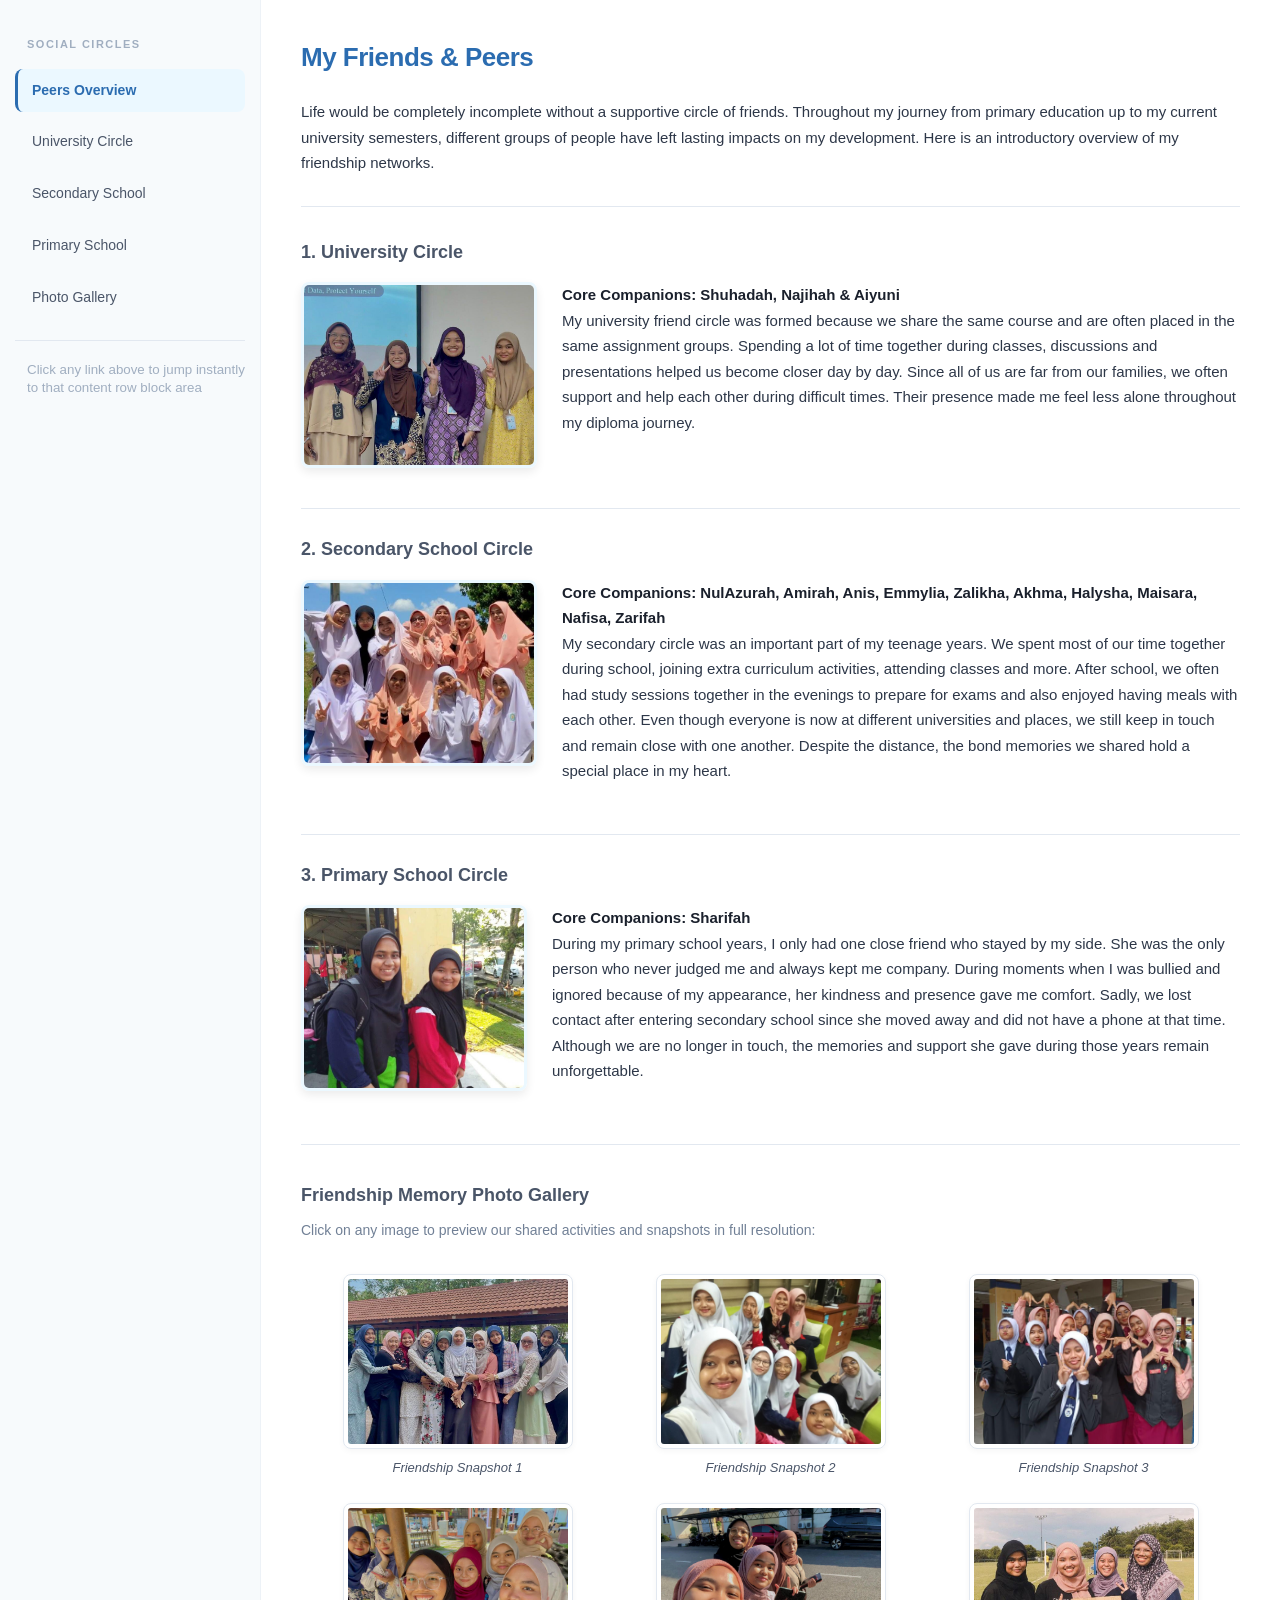
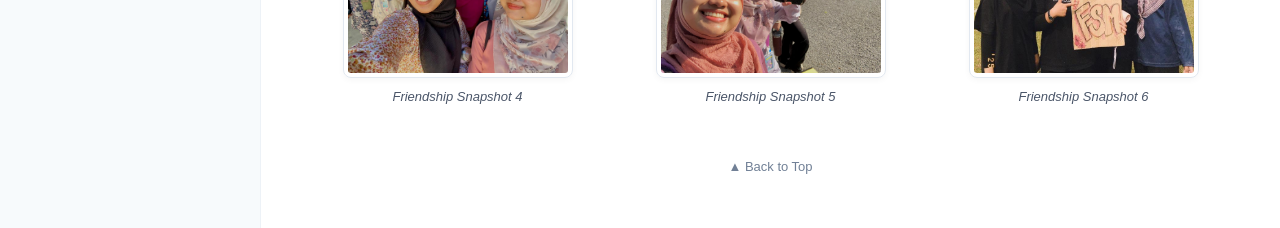
<file: friends.html>
<?xml version="1.0" encoding="UTF-8"?>
<!DOCTYPE html PUBLIC "-//W3C//DTD XHTML 1.0 Transitional//EN" "http://www.w3.org/TR/xhtml1/DTD/xhtml1-transitional.dtd">
<html xmlns="http://www.w3.org/1999/xhtml" xml:lang="en" lang="en">
<head>
<meta http-equiv="Content-Type" content="text/html; charset=UTF-8" />
<title>Friends Content Viewport</title>
<link rel="stylesheet" type="text/css" href="style.css" />

<style type="text/css">
/*<![CDATA[*/
.sidebar-link {
  display: block;
  color: #4a5568;
  text-decoration: none;
  padding: 10px 14px;
  border-radius: 8px;
  margin-bottom: 8px;
  font-size: 14px;
  font-weight: 500;
  border-left: 3px solid transparent;
  background-color: transparent;
  transition: all 0.3s ease-in-out;
  -webkit-transition: all 0.3s ease-in-out;
  -moz-transition: all 0.3s ease-in-out;
}

.sidebar-link:hover {
  color: #2b6cb0;
  background-color: #ebf8ff;
  border-left: 3px solid #3182ce;
  padding-left: 18px;
}

.sidebar-link-active {
  color: #2b6cb0 !important;
  background-color: #ebf8ff !important;
  border-left: 3px solid #2b6cb0 !important;
  font-weight: 600 !important;
}
/*]]>*/
</style>
</head>
<body style="background-color: #ffffff; font-family: 'Segoe UI', Tahoma, Geneva, Verdana, sans-serif; margin: 0; padding: 0;">

<a id="top"></a>

<table style="width: 100%; border-collapse: collapse; border: 0;">
<tr>
  <td style="width: 230px; background-color: #f7fafc; border-right: 1px solid #edf2f7; padding: 35px 15px; vertical-align: top;">
    <div style="position: -webkit-sticky; position: sticky; top: 10px;">
      <h4 style="color: #a0aec0; margin-top: 0; margin-bottom: 15px; text-transform: uppercase; font-size: 11px; letter-spacing: 1.5px; padding-left: 12px;">Social Circles</h4>
      
      <a href="#overview" class="sidebar-link sidebar-link-active"> Peers Overview</a>
      <a href="#university" class="sidebar-link"> University Circle</a>
      <a href="#secondary" class="sidebar-link"> Secondary School</a>
      <a href="#primary" class="sidebar-link"> Primary School</a>
      <a href="#gallery" class="sidebar-link"> Photo Gallery</a>
      
      <hr style="border: 0; height: 1px; background: #e2e8f0; margin: 20px 0;" />
      <small style="color: #a0aec0; display: block; line-height: 1.4; padding-left: 12px;">Click any link above to jump instantly to that content row block area</small>
    </div>
  </td>

  <td class="content" style="padding: 35px 40px; color: #2d3748; vertical-align: top;">
    
    <a id="overview"></a>
    <h1 class="welcome-title" style="color: #2b6cb0; font-size: 26px; margin-top: 0; letter-spacing: -0.5px;">My Friends &amp; Peers</h1>
    
    <p style="line-height: 1.7; font-size: 15px;">
      Life would be completely incomplete without a supportive circle of friends. Throughout my journey from primary education up to my current university semesters, different groups of people have left lasting impacts on my development. Here is an introductory overview of my friendship networks.
    </p>
    
    <hr style="border: 0; height: 1px; background: #e2e8f0; margin: 30px 0;" />

    <a id="university"></a>
    <div style="margin-bottom: 25px;">
      <h3 style="color: #4a5568; font-size: 18px; margin-top: 0;">1. University Circle</h3>
      <p style="line-height: 1.7; font-size: 15px;">
        <img src="images/friends_uni_thumb.jpeg" alt="University Friends Group" class="wrap-left" width="230" height="180" style="float: left; margin-right: 25px; margin-bottom: 15px; border-radius: 8px; border: 3px solid #ebf8ff; box-shadow: 0 4px 10px rgba(0,0,0,0.08);" />
        <strong>Core Companions: Shuhadah, Najihah &amp; Aiyuni</strong><br />
        My university friend circle was formed because we share the same course and are often placed in the same assignment groups. Spending a lot of time together during classes, discussions and presentations helped us become closer day by day. Since all of us are far from our families, we often support and help each other during difficult times. Their presence made me feel less alone throughout my diploma journey.
      </p>
    </div>
    <div style="clear: both;"></div>

    <hr style="border: 0; height: 1px; background: #e2e8f0; margin: 25px 0;" />

    <a id="secondary"></a>
    <div style="margin-bottom: 25px;">
      <h3 style="color: #4a5568; font-size: 18px; margin-top: 0;">2. Secondary School Circle</h3>
      <p style="line-height: 1.7; font-size: 15px;">
        <img src="images/friends_secondary_thumb.jpeg" alt="High School Friends Group" class="wrap-left" width="230" height="180" style="float: left; margin-right: 25px; margin-bottom: 15px; border-radius: 8px; border: 3px solid #ebf8ff; box-shadow: 0 4px 10px rgba(0,0,0,0.08);" />
        <strong>Core Companions: NulAzurah, Amirah, Anis, Emmylia, Zalikha, Akhma, Halysha, Maisara, Nafisa, Zarifah</strong><br />
        My secondary circle was an important part of my teenage years. We spent most of our time together during school, joining extra curriculum activities, attending classes and more. After school, we often had study sessions together in the evenings to prepare for exams and also enjoyed having meals with each other. Even though everyone is now at different universities and places, we still keep in touch and remain close with one another. Despite the distance, the bond memories we shared hold a special place in my heart.
      </p>
    </div>
    <div style="clear: both;"></div>

    <hr style="border: 0; height: 1px; background: #e2e8f0; margin: 25px 0;" />

    <a id="primary"></a>
    <div style="margin-bottom: 25px;">
      <h3 style="color: #4a5568; font-size: 18px; margin-top: 0;">3. Primary School Circle</h3>
      <p style="line-height: 1.7; font-size: 15px;">
        <img src="images/friends_primary_thumb.jpeg" alt="Childhood Friends Group" class="wrap-left" width="220" height="180" style="float: left; margin-right: 25px; margin-bottom: 15px; border-radius: 8px; border: 3px solid #ebf8ff; box-shadow: 0 4px 10px rgba(0,0,0,0.08);" />
        <strong>Core Companions: Sharifah</strong><br />
        During my primary school years, I only had one close friend who stayed by my side. She was the only person who never judged me and always kept me company. During moments when I was bullied and ignored because of my appearance, her kindness and presence gave me comfort. Sadly, we lost contact after entering secondary school since she moved away and did not have a phone at that time. Although we are no longer in touch, the memories and support she gave during those years remain unforgettable. 
      </p>
    </div>
    <div style="clear: both;"></div>

    <hr style="border: 0; height: 1px; background: #e2e8f0; margin: 35px 0;" />

    <a id="gallery"></a>
    <div style="margin-bottom: 30px;">
      <h3 style="color: #4a5568; font-size: 18px; margin-top: 0; margin-bottom: 8px;">Friendship Memory Photo Gallery</h3>
      <p style="font-size: 14px; color: #718096; margin-top: 0; margin-bottom: 20px;">Click on any image to preview our shared activities and snapshots in full resolution:</p>
      
      <table align="center" style="width: 100%; border: 0; border-collapse: collapse; text-align: center;">
      <tr>
        <td style="padding: 12px; width: 33%;">
          <a href="images/gallery_memory1.jpeg" target="_blank">
            <img src="images/gallery_memory1.jpeg" alt="Friendship Snapshot 1" style="border: 1px solid #e2e8f0; padding: 4px; width: 220px; height: 165px; border-radius: 8px; box-shadow: 0 2px 6px rgba(0,0,0,0.04);" />
          </a>
          <br /><span style="display: inline-block; margin-top: 8px; font-size: 13px; color: #4a5568; font-weight: 500;"><em>Friendship Snapshot 1</em></span>
        </td>
        <td style="padding: 12px; width: 33%;">
          <a href="images/gallery_memory2.jpeg" target="_blank">
            <img src="images/gallery_memory2.jpeg" alt="Friendship Snapshot 2" style="border: 1px solid #e2e8f0; padding: 4px; width: 220px; height: 165px; border-radius: 8px; box-shadow: 0 2px 6px rgba(0,0,0,0.04);" />
          </a>
          <br /><span style="display: inline-block; margin-top: 8px; font-size: 13px; color: #4a5568; font-weight: 500;"><em>Friendship Snapshot 2</em></span>
        </td>
        <td style="padding: 12px; width: 33%;">
          <a href="images/gallery_memory3.jpeg" target="_blank">
            <img src="images/gallery_memory3.jpeg" alt="Friendship Snapshot 3" style="border: 1px solid #e2e8f0; padding: 4px; width: 220px; height: 165px; border-radius: 8px; box-shadow: 0 2px 6px rgba(0,0,0,0.04);" />
          </a>
          <br /><span style="display: inline-block; margin-top: 8px; font-size: 13px; color: #4a5568; font-weight: 500;"><em>Friendship Snapshot 3</em></span>
        </td>
      </tr>
      <tr>
        <td style="padding: 12px;">
          <a href="images/gallery_memory4.jpeg" target="_blank">
            <img src="images/gallery_memory4.jpeg" alt="Friendship Snapshot 4" style="border: 1px solid #e2e8f0; padding: 4px; width: 220px; height: 165px; border-radius: 8px; box-shadow: 0 2px 6px rgba(0,0,0,0.04);" />
          </a>
          <br /><span style="display: inline-block; margin-top: 8px; font-size: 13px; color: #4a5568; font-weight: 500;"><em>Friendship Snapshot 4</em></span>
        </td>
        <td style="padding: 12px;">
          <a href="images/gallery_memory5.jpeg" target="_blank">
            <img src="images/gallery_memory5.jpeg" alt="Friendship Snapshot 5" style="border: 1px solid #e2e8f0; padding: 4px; width: 220px; height: 165px; border-radius: 8px; box-shadow: 0 2px 6px rgba(0,0,0,0.04);" />
          </a>
          <br /><span style="display: inline-block; margin-top: 8px; font-size: 13px; color: #4a5568; font-weight: 500;"><em>Friendship Snapshot 5</em></span>
        </td>
        <td style="padding: 12px;">
          <a href="images/gallery_memory6.jpeg" target="_blank">
            <img src="images/gallery_memory6.jpeg" alt="Friendship Snapshot 6" style="border: 1px solid #e2e8f0; padding: 4px; width: 220px; height: 165px; border-radius: 8px; box-shadow: 0 2px 6px rgba(0,0,0,0.04);" />
          </a>
          <br /><span style="display: inline-block; margin-top: 8px; font-size: 13px; color: #4a5568; font-weight: 500;"><em>Friendship Snapshot 6</em></span>
        </td>
      </tr>
      </table>
    </div>

    <p style="text-align: center; margin-top: 35px;"><a href="#top" style="color: #718096; text-decoration: none; font-size: 13px; font-weight: 500;">▲ Back to Top</a></p>
  </td>
</tr>
</table>

</body>
</html>
</file>
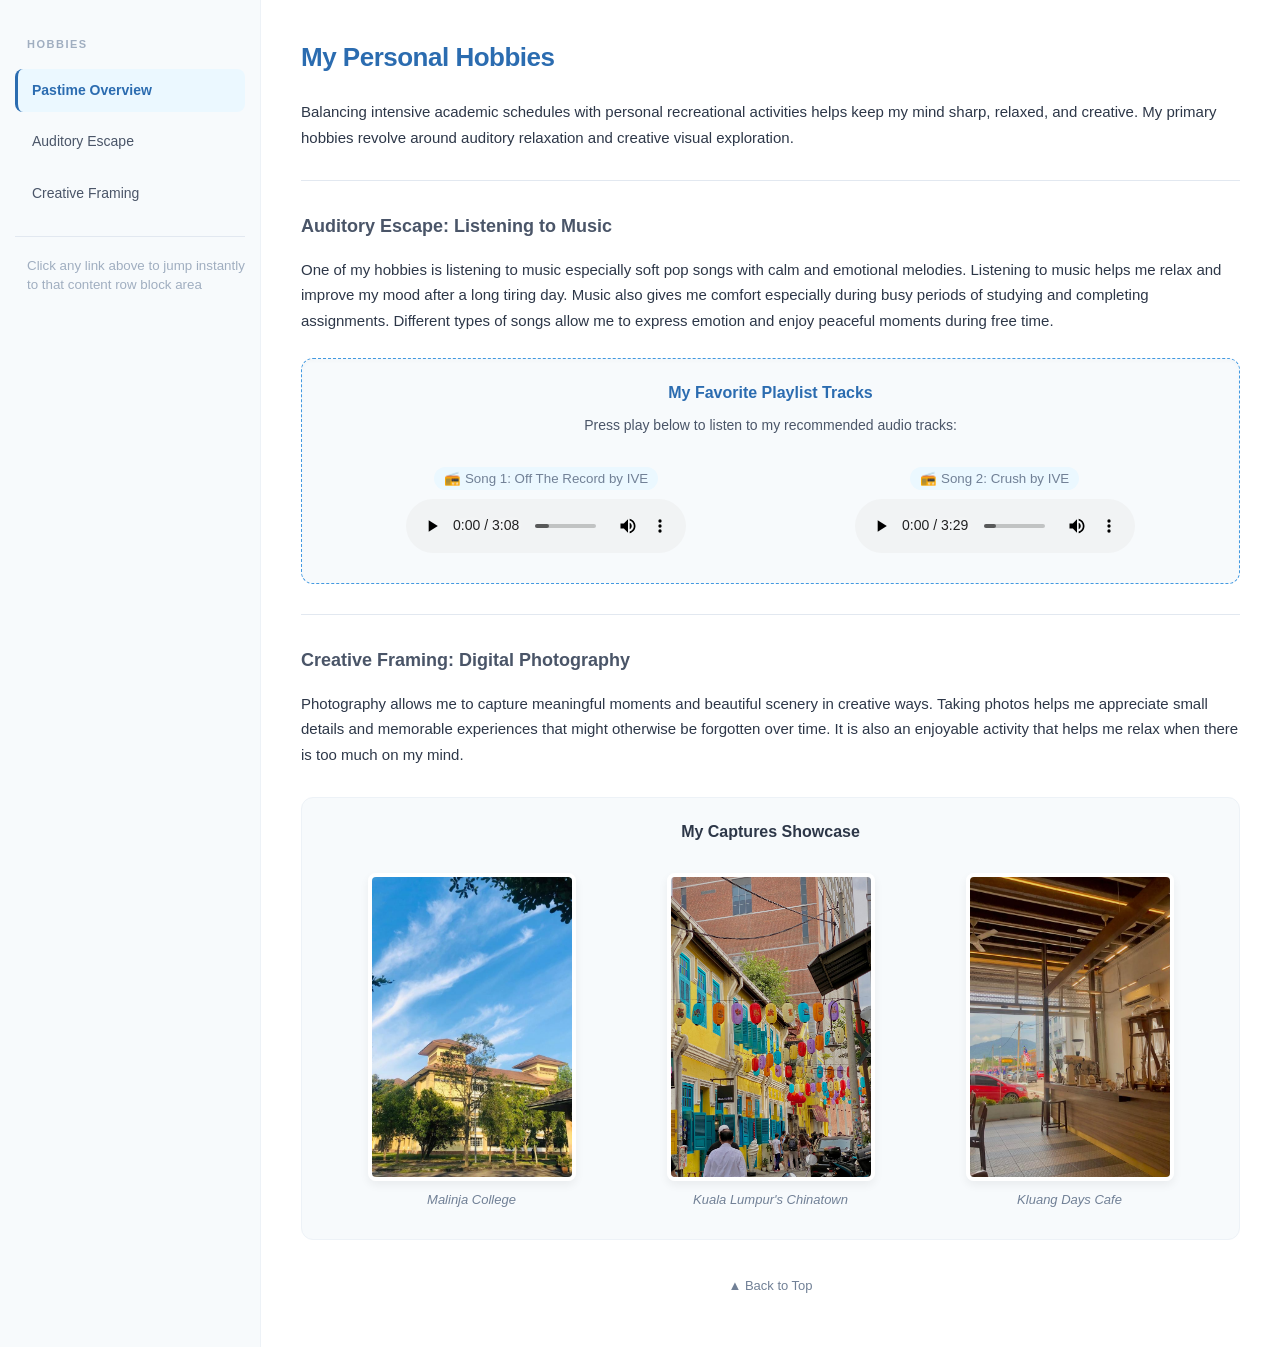
<file: hobbies.html>
<?xml version="1.0" encoding="UTF-8"?>
<!DOCTYPE html PUBLIC "-//W3C//DTD XHTML 1.0 Transitional//EN" "http://www.w3.org/TR/xhtml1/DTD/xhtml1-transitional.dtd">
<html xmlns="http://www.w3.org/1999/xhtml" xml:lang="en" lang="en">
<head>
<meta http-equiv="Content-Type" content="text/html; charset=UTF-8" />
<title>Hobbies Content Viewport</title>
<link rel="stylesheet" type="text/css" href="style.css" />

<style type="text/css">
/*<![CDATA[*/
.sidebar-link {
  display: block;
  color: #4a5568;
  text-decoration: none;
  padding: 10px 14px;
  border-radius: 8px;
  margin-bottom: 8px;
  font-size: 14px;
  font-weight: 500;
  border-left: 3px solid transparent;
  background-color: transparent;
  transition: all 0.3s ease-in-out;
  -webkit-transition: all 0.3s ease-in-out;
  -moz-transition: all 0.3s ease-in-out;
}

.sidebar-link:hover {
  color: #2b6cb0;
  background-color: #ebf8ff;
  border-left: 3px solid #3182ce;
  padding-left: 18px;
}

.sidebar-link-active {
  color: #2b6cb0 !important;
  background-color: #ebf8ff !important;
  border-left: 3px solid #2b6cb0 !important;
  font-weight: 600 !important;
}
/*]]>*/
</style>
</head>
<body style="background-color: #ffffff; font-family: 'Segoe UI', Tahoma, Geneva, Verdana, sans-serif; margin: 0; padding: 0;">

<a id="top"></a>

<table style="width: 100%; border-collapse: collapse; border: 0;">
<tr>
  <td style="width: 230px; background-color: #f7fafc; border-right: 1px solid #edf2f7; padding: 35px 15px; vertical-align: top;">
    <div style="position: -webkit-sticky; position: sticky; top: 10px;">
      <h4 style="color: #a0aec0; margin-top: 0; margin-bottom: 15px; text-transform: uppercase; font-size: 11px; letter-spacing: 1.5px; padding-left: 12px;">Hobbies</h4>
      
      <a href="#overview" class="sidebar-link sidebar-link-active"> Pastime Overview</a>
      <a href="#music" class="sidebar-link"> Auditory Escape</a>
      <a href="#photography" class="sidebar-link"> Creative Framing</a>
      
      <hr style="border: 0; height: 1px; background: #e2e8f0; margin: 20px 0;" />
      <small style="color: #a0aec0; display: block; line-height: 1.4; padding-left: 12px;">Click any link above to jump instantly to that content row block area</small>
    </div>
  </td>

  <td class="content" style="padding: 35px 40px; color: #2d3748; vertical-align: top;">
    
    <a id="overview"></a>
    <h1 class="welcome-title" style="color: #2b6cb0; font-size: 26px; margin-top: 0; letter-spacing: -0.5px;">My Personal Hobbies</h1>
    
    <p style="line-height: 1.7; font-size: 15px;">
      Balancing intensive academic schedules with personal recreational activities helps keep my mind sharp, relaxed, and creative. My primary hobbies revolve around auditory relaxation and creative visual exploration.
    </p>

    <hr style="border: 0; height: 1px; background: #e2e8f0; margin: 30px 0;" />

    <a id="music"></a>
    <div style="margin-bottom: 25px;">
      <h3 style="color: #4a5568; font-size: 18px; margin-top: 0;">Auditory Escape: Listening to Music</h3>
      <p style="line-height: 1.7; font-size: 15px;">
        One of my hobbies is listening to music especially soft pop songs with calm and emotional melodies. Listening to music helps me relax and improve my mood after a long tiring day. Music also gives me comfort especially during busy periods of studying and completing assignments. Different types of songs allow me to express emotion and enjoy peaceful moments during free time.
      </p>
    </div>

    <div style="background-color: #f7fafc; border: 1px dashed #4299e1; padding: 20px; margin: 25px 0; border-radius: 12px; box-shadow: inset 0 2px 4px rgba(0,0,0,0.02);">
      <h4 style="color: #2b6cb0; margin-top: 0; margin-bottom: 8px; font-size: 16px; text-align: center;">My Favorite Playlist Tracks</h4>
      <p style="font-size: 14px; color: #4a5568; margin-top: 0; margin-bottom: 20px; text-align: center;">Press play below to listen to my recommended audio tracks:</p>
      
      <table style="width: 100%; border: 0; border-collapse: collapse;">
      <tr>
        <td style="width: 50%; padding: 10px; text-align: center; vertical-align: top;">
          <div style="margin-bottom: 8px;"><small style="color: #718096; background-color: #ebf8ff; padding: 4px 10px; border-radius: 20px; font-weight: 500;">📻 Song 1: Off The Record by IVE</small></div>
          <audio controls="controls" style="width: 90%; max-width: 280px;">
            <source src="audio/favorite_anthem.mp3" type="audio/mpeg" />
            Your browser configuration does not support native audio media playback models.
          </audio>
        </td>
        <td style="width: 50%; padding: 10px; text-align: center; vertical-align: top;">
          <div style="margin-bottom: 8px;"><small style="color: #718096; background-color: #ebf8ff; padding: 4px 10px; border-radius: 20px; font-weight: 500;">📻 Song 2: Crush by IVE</small></div>
          <audio controls="controls" style="width: 90%; max-width: 280px;">
            <source src="audio/second_track.mp3" type="audio/mpeg" />
            Your browser configuration does not support native audio media playback models.
          </audio>
        </td>
      </tr>
      </table>
    </div>

    <hr style="border: 0; height: 1px; background: #e2e8f0; margin: 30px 0;" />

    <a id="photography"></a>
    <div style="margin-bottom: 25px;">
      <h3 style="color: #4a5568; font-size: 18px; margin-top: 0;">Creative Framing: Digital Photography</h3>
      <p style="line-height: 1.7; font-size: 15px;">
        Photography allows me to capture meaningful moments and beautiful scenery in creative ways. Taking photos helps me appreciate small details and memorable experiences that might otherwise be forgotten over time. It is also an enjoyable activity that helps me relax when there is too much on my mind.
      </p>
    </div>

    <div style="margin: 30px 0; background-color: #f7fafc; padding: 20px; border-radius: 12px; border: 1px solid #edf2f7;">
      <h4 style="color: #2d3748; margin-top: 0; margin-bottom: 20px; font-size: 16px; text-align: center;">My Captures Showcase</h4>
      
      <table style="width: 100%; border: 0; border-collapse: collapse; text-align: center;">
      <tr>
        <td style="width: 33.33%; padding: 8px;">
          <img src="images/photography1.jpeg" alt="Photography Shot 1" style="border: 4px solid #ffffff; width: 100%; max-width: 200px; height: 300px; object-fit: cover; border-radius: 8px; box-shadow: 0 4px 10px rgba(0,0,0,0.06);" />
          <div style="margin-top: 8px; color: #718096; font-size: 13px; font-style: italic;">Malinja College</div>
        </td>
        <td style="width: 33.33%; padding: 8px;">
          <img src="images/photography2.jpeg" alt="Photography Shot 2" style="border: 4px solid #ffffff; width: 100%; max-width: 200px; height: 300px; object-fit: cover; border-radius: 8px; box-shadow: 0 4px 10px rgba(0,0,0,0.06);" />
          <div style="margin-top: 8px; color: #718096; font-size: 13px; font-style: italic;">Kuala Lumpur's Chinatown</div>
        </td>
        <td style="width: 33.33%; padding: 8px;">
          <img src="images/photography3.jpeg" alt="Photography Shot 3" style="border: 4px solid #ffffff; width: 100%; max-width: 200px; height: 300px; object-fit: cover; border-radius: 8px; box-shadow: 0 4px 10px rgba(0,0,0,0.06);" />
          <div style="margin-top: 8px; color: #718096; font-size: 13px; font-style: italic;">Kluang Days Cafe</div>
        </td>
      </tr>
      </table>
    </div>

    <p style="text-align: center; margin-top: 35px;"><a href="#top" style="color: #718096; text-decoration: none; font-size: 13px; font-weight: 500;">▲ Back to Top</a></p>
  </td>
</tr>
</table>

</body>
</html>
</file>
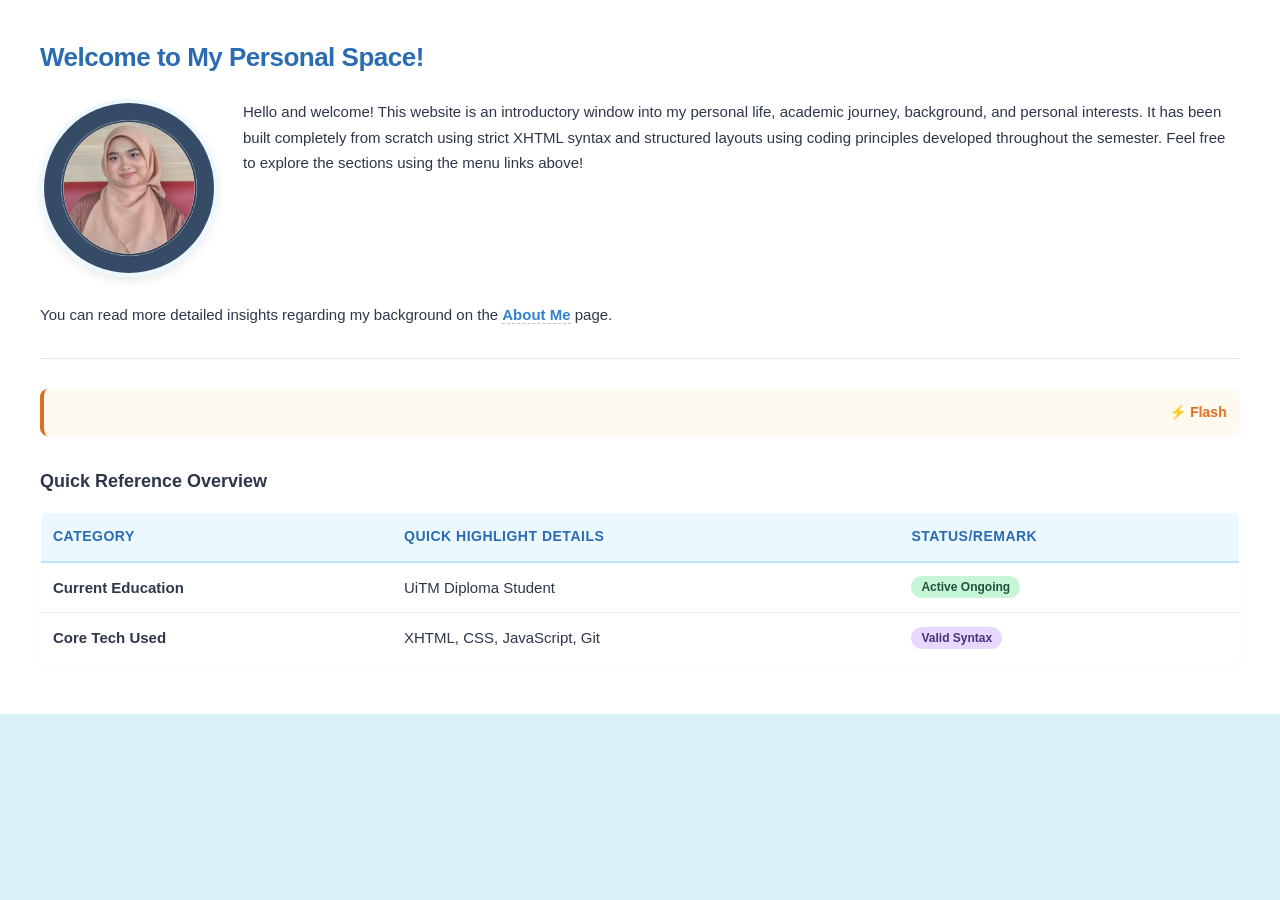
<file: home_content.html>
<?xml version="1.0" encoding="UTF-8"?>
<!DOCTYPE html PUBLIC "-//W3C//DTD XHTML 1.0 Transitional//EN" "http://www.w3.org/TR/xhtml1/DTD/xhtml1-transitional.dtd">
<html xmlns="http://www.w3.org/1999/xhtml" xml:lang="en" lang="en">
<head>
<meta http-equiv="Content-Type" content="text/html; charset=UTF-8" />
<title>Home Viewport</title>
<link rel="stylesheet" type="text/css" href="style.css" />
</head>
<body style="background-color: #D9F2FA; font-family: 'Segoe UI', Tahoma, Geneva, Verdana, sans-serif; margin: 0; padding: 0;">

<a id="top"></a>

<table style="width: 100%; border-collapse: collapse; border: 0;">
<tr>
  <td id="main-content-panel" style="padding: 35px 40px; background-color: #ffffff; color: #2d3748; vertical-align: top;">
    
    <h1 class="welcome-title" style="color: #2b6cb0; font-size: 26px; margin-top: 0; margin-bottom: 20px; letter-spacing: -0.5px;">Welcome to My Personal Space!</h1>
    
    <p style="line-height: 1.7; font-size: 15px;">
      <img src="images/profile.jpg" alt="Profile Thumbnail Photo" class="wrap-left" width="170" height="170" style="float: left; margin-right: 25px; margin-bottom: 15px; border-radius: 50%; border: 4px solid #ebf8ff; box-shadow: 0 4px 10px rgba(0,0,0,0.08);" />
      Hello and welcome! This website is an introductory window into my personal life, academic journey, background, and personal interests. It has been built completely from scratch using strict XHTML syntax and structured layouts using coding principles developed throughout the semester. Feel free to explore the sections using the menu links above!
    </p>
    
    <p style="clear: both; line-height: 1.7; font-size: 15px; padding-top: 10px;">
      You can read more detailed insights regarding my background on the <strong><a href="aboutme.html" style="color: #3182ce; text-decoration: none; border-bottom: 1px silver dashed;">About Me</a></strong> page.
    </p>

    <hr style="border: 0; height: 1px; background: #e2e8f0; margin: 30px 0;" />

    <div id="update-alert-box" style="background-color: #fffaf0; border-left: 4px solid #dd6b20; padding: 12px; border-radius: 8px; margin-bottom: 30px;">
      <p style="color: #dd6b20; font-weight: bold; margin: 0; font-size: 14px;">
        <marquee behavior="scroll" direction="left" scrollamount="5">⚡ Flash Update: Welcome to my web page! Explore the menu nodes seamlessly while listening to the music. ⚡</marquee>
      </p>
    </div>

    <h3 style="color: inherit; font-size: 18px; margin-bottom: 15px;">Quick Reference Overview</h3>
    <table class="data-table" style="width: 100%; border-collapse: collapse; border-radius: 8px; overflow: hidden; box-shadow: 0 2px 8px rgba(0,0,0,0.02); border: 1px solid #edf2f7;">
      <thead>
        <tr style="background-color: #ebf8ff;">
          <th style="padding: 12px; text-align: left; color: #2b6cb0; border-bottom: 2px solid #bee3f8; font-weight: 600;">Category</th>
          <th style="padding: 12px; text-align: left; color: #2b6cb0; border-bottom: 2px solid #bee3f8; font-weight: 600;">Quick Highlight Details</th>
          <th style="padding: 12px; text-align: left; color: #2b6cb0; border-bottom: 2px solid #bee3f8; font-weight: 600;">Status/Remark</th>
        </tr>
      </thead>
      <tbody>
        <tr style="background-color: transparent;">
          <td style="padding: 12px; border-bottom: 1px solid #edf2f7; font-weight: bold;">Current Education</td>
          <td style="padding: 12px; border-bottom: 1px solid #edf2f7; color: inherit;">UiTM Diploma Student</td>
          <td style="padding: 12px; border-bottom: 1px solid #edf2f7;"><span style="background-color: #c6f6d5; color: #22543d; padding: 4px 10px; border-radius: 12px; font-size: 12px; font-weight: bold;">Active Ongoing</span></td>
        </tr>
        <tr style="background-color: transparent;">
          <td style="padding: 12px; border-bottom: 1px solid #edf2f7; font-weight: bold;">Core Tech Used</td>
          <td style="padding: 12px; border-bottom: 1px solid #edf2f7; color: inherit;">XHTML, CSS, JavaScript, Git</td>
          <td style="padding: 12px; border-bottom: 1px solid #edf2f7;"><span style="background-color: #e9d8fd; color: #44337a; padding: 4px 10px; border-radius: 12px; font-size: 12px; font-weight: bold;">Valid Syntax</span></td>
        </tr>
      </tbody>
    </table>
  </td>
</tr>
</table>

</body>
</html>
</file>
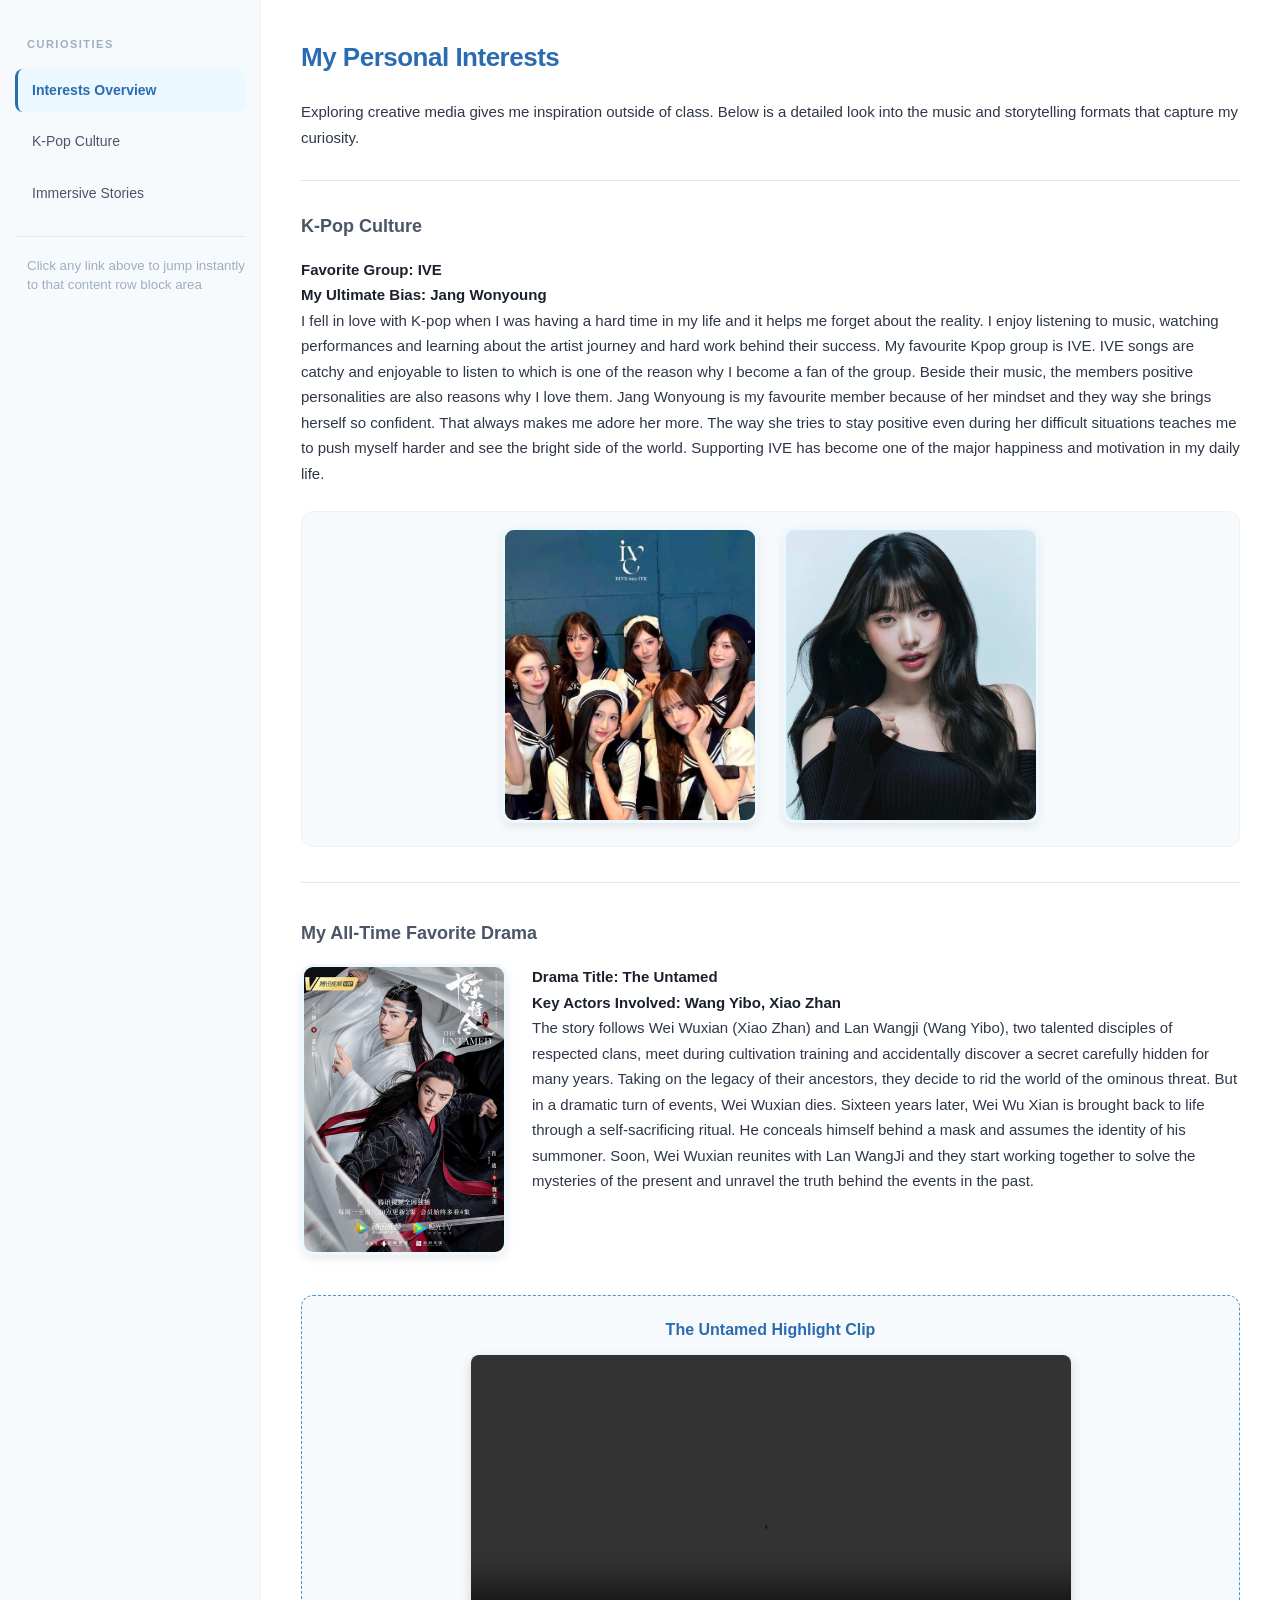
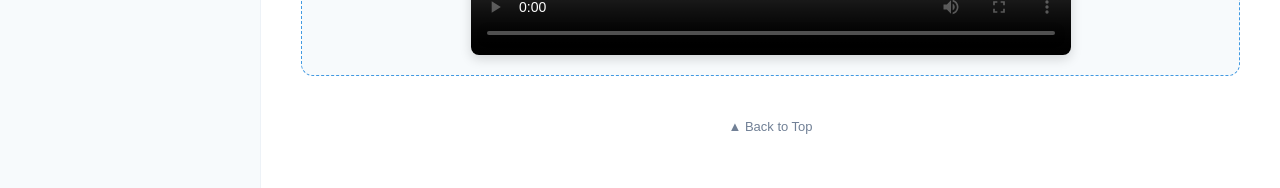
<file: interests.html>
<?xml version="1.0" encoding="UTF-8"?>
<!DOCTYPE html PUBLIC "-//W3C//DTD XHTML 1.0 Transitional//EN" "http://www.w3.org/TR/xhtml1/DTD/xhtml1-transitional.dtd">
<html xmlns="http://www.w3.org/1999/xhtml" xml:lang="en" lang="en">
<head>
<meta http-equiv="Content-Type" content="text/html; charset=UTF-8" />
<meta name="keywords" content="Interests, Kpop, Bias, Korean Drama, Zarith Sofea" />
<meta name="description" content="A detailed look into my personal interests and favorite media with interactive side navigation." />
<title>Interests Content Viewport</title>
<link rel="stylesheet" type="text/css" href="style.css" />

<style type="text/css">
/*<![CDATA[*/
.sidebar-link {
  display: block;
  color: #4a5568;
  text-decoration: none;
  padding: 10px 14px;
  border-radius: 8px;
  margin-bottom: 8px;
  font-size: 14px;
  font-weight: 500;
  border-left: 3px solid transparent;
  background-color: transparent;
  transition: all 0.3s ease-in-out;
  -webkit-transition: all 0.3s ease-in-out;
  -moz-transition: all 0.3s ease-in-out;
}

.sidebar-link:hover {
  color: #2b6cb0;
  background-color: #ebf8ff;
  border-left: 3px solid #3182ce;
  padding-left: 18px;
}

.sidebar-link-active {
  color: #2b6cb0 !important;
  background-color: #ebf8ff !important;
  border-left: 3px solid #2b6cb0 !important;
  font-weight: 600 !important;
}
/*]]>*/
</style>
</head>
<body style="background-color: #ffffff; font-family: 'Segoe UI', Tahoma, Geneva, Verdana, sans-serif; margin: 0; padding: 0;">

<a id="top"></a>

<table style="width: 100%; border-collapse: collapse; border: 0;">
<tr>
  <td style="width: 230px; background-color: #f7fafc; border-right: 1px solid #edf2f7; padding: 35px 15px; vertical-align: top;">
    <div style="position: -webkit-sticky; position: sticky; top: 10px;">
      <h4 style="color: #a0aec0; margin-top: 0; margin-bottom: 15px; text-transform: uppercase; font-size: 11px; letter-spacing: 1.5px; padding-left: 12px;">Curiosities</h4>
      
      <a href="#overview" class="sidebar-link sidebar-link-active"> Interests Overview</a>
      <a href="#kpop" class="sidebar-link"> K-Pop Culture</a>
      <a href="#drama" class="sidebar-link"> Immersive Stories</a>
      
      <hr style="border: 0; height: 1px; background: #e2e8f0; margin: 20px 0;" />
      <small style="color: #a0aec0; display: block; line-height: 1.4; padding-left: 12px;">Click any link above to jump instantly to that content row block area</small>
    </div>
  </td>

  <td class="content" style="padding: 35px 40px; color: #2d3748; vertical-align: top;">
    
    <a id="overview"></a>
    <h1 class="welcome-title" style="color: #2b6cb0; font-size: 26px; margin-top: 0; letter-spacing: -0.5px;">My Personal Interests</h1>
    
    <p style="line-height: 1.7; font-size: 15px;">
      Exploring creative media gives me inspiration outside of class. Below is a detailed look into the music and storytelling formats that capture my curiosity.
    </p>
    
    <hr style="border: 0; height: 1px; background: #e2e8f0; margin: 30px 0;" />

    <a id="kpop"></a>
    <div style="margin-bottom: 30px;">
      <h3 style="color: #4a5568; font-size: 18px; margin-top: 0;"> K-Pop Culture</h3>
      <p style="line-height: 1.7; font-size: 15px;">
        <strong>Favorite Group: IVE</strong><br />
        <strong>My Ultimate Bias: Jang Wonyoung</strong><br />
        I fell in love with K-pop when I was having a hard time in my life and it helps me forget about the reality. I enjoy listening to music, watching performances and learning about the artist journey and hard work behind their success. My favourite Kpop group is IVE. IVE songs are catchy and enjoyable to listen to which is one of the reason why I become a fan of the group. Beside their music, the members positive personalities are also reasons why I love them. Jang Wonyoung is my favourite member because of her mindset and they way she brings herself so confident. That always makes me adore her more. The way she tries to stay positive even during her difficult situations teaches me to push myself harder and see the bright side of the world. Supporting IVE has become one of the major happiness and motivation in my daily life. 
      </p>
      
      <div style="text-align: center; margin: 25px 0; padding: 15px; background-color: #f7fafc; border-radius: 12px; border: 1px solid #edf2f7;">
        <img src="images/kpop1.jpeg" alt="IVE Group Shot Showcase" width="250" height="290" style="margin: 0 10px; border-radius: 12px; border: 3px solid #ebf8ff; box-shadow: 0 4px 10px rgba(0,0,0,0.08); object-fit: cover;" />
        <img src="images/kpop2.jpeg" alt="Jang Wonyoung Ultimate Bias Photo" width="250" height="290" style="margin: 0 10px; border-radius: 12px; border: 3px solid #ebf8ff; box-shadow: 0 4px 10px rgba(0,0,0,0.08); object-fit: cover;" />
      </div>
    </div>

    <hr style="border: 0; height: 1px; background: #e2e8f0; margin: 35px 0;" />

    <a id="drama"></a>
    <div style="margin-bottom: 30px;">
      <h3 style="color: #4a5568; font-size: 18px; margin-top: 0;"> My All-Time Favorite Drama</h3>
      <p style="line-height: 1.7; font-size: 15px;">
        <img src="images/interest_drama.jpg" alt="Drama Poster Thumbnail" class="wrap-left" width="200" height="285" style="float: left; margin-right: 25px; margin-bottom: 15px; border-radius: 12px; border: 3px solid #ebf8ff; box-shadow: 0 4px 10px rgba(0,0,0,0.08);" />
        <strong>Drama Title: The Untamed</strong><br />
        <strong>Key Actors Involved: Wang Yibo, Xiao Zhan</strong><br />
        The story follows Wei Wuxian (Xiao Zhan) and Lan Wangji (Wang Yibo), two talented disciples of respected clans, meet during cultivation training and accidentally discover a secret carefully hidden for many years. Taking on the legacy of their ancestors, they decide to rid the world of the ominous threat. But in a dramatic turn of events, Wei Wuxian dies. Sixteen years later, Wei Wu Xian is brought back to life through a self-sacrificing ritual. He conceals himself behind a mask and assumes the identity of his summoner. Soon, Wei Wuxian reunites with Lan WangJi and they start working together to solve the mysteries of the present and unravel the truth behind the events in the past.
      </p>
      <div style="clear: both;"></div>

      <div style="text-align: center; margin: 25px 0; padding: 20px; background-color: #f7fafc; border-radius: 12px; border: 1px dashed #4299e1;">
        <h4 style="color: #2b6cb0; margin-top: 0; margin-bottom: 12px; font-size: 16px;">The Untamed Highlight Clip</h4>
        <video controls="controls" style="width: 100%; max-width: 600px; border-radius: 8px; box-shadow: 0 4px 12px rgba(0,0,0,0.15);">
          <source src="video/drama_clip.mp4" type="video/mp4" />
          Your browser layout setup does not support embedded visual multimedia playback models.
        </video>
      </div>
    </div>

    <p style="text-align: center; margin-top: 40px;"><a href="#top" style="color: #718096; text-decoration: none; font-size: 13px; font-weight: 500;">▲ Back to Top</a></p>
  </td>
</tr>
</table>

</body>
</html>
</file>
<file: style.css>
/* ==========================================================================
   IML254 Introduction to Web Content Development
   Course Assignment: My Personal Website
   Core External Stylesheet - Full Production Code
   ========================================================================== */

/* --------------------------------------------------------------------------
   1. GLOBAL RESET & BASE BODY STYLES
   -------------------------------------------------------------------------- */
html, body {
    margin: 0;
    padding: 0;
    width: 100%;
    height: 100%;
}

body {
    font-family: 'Segoe UI', Tahoma, Geneva, Verdana, sans-serif;
    color: #2d3748; /* Rubric Item: Core Body Color Text Formatting  */
    background-color: #ffffff;
    line-height: 1.7;
}

/* --------------------------------------------------------------------------
   2. TEXT FORMATTING ENGINE (Direct Rubric Compliance) 
   -------------------------------------------------------------------------- */

/* Title (Heading/Page Titles)  */
h1.welcome-title {
    color: #2b6cb0; /* Deep accent blue title  */
    font-size: 26px;
    margin-top: 0;
    margin-bottom: 20px;
    letter-spacing: -0.5px;
    font-weight: bold;
}

h2 {
    color: #2b6cb0;
    font-size: 22px;
    margin-top: 25px;
    margin-bottom: 15px;
    border-bottom: 2px solid #edf2f7;
    padding-bottom: 5px;
}

h3 {
    color: #2d3748;
    font-size: 18px;
    margin-top: 20px;
    margin-bottom: 15px;
}

/* Bold Text Formatting Elements  */
strong {
    font-weight: bold;
    color: #1a202c; /* Slightly darker charcoal color for true visual prominence  */
}

/* Italic Text Formatting Elements  */
em {
    font-style: italic;
    color: #4a5568; /* Subtle tone for descriptions or highlights  */
}

/* Underline and Hyperlink Color Handling  */
a {
    color: #3182ce;
    text-decoration: none; /* Clean default look */
    transition: all 0.2s ease;
}

/* Rubric Compliance: Changing Color & Decoration of Links on Hover  */
a:hover {
    color: #2b6cb0;         /* Changes color dynamically  */
    text-decoration: underline; /* Applies visible underline formatting on user focus  */
}

p {
    font-size: 15px;
    margin-bottom: 15px;
    color: #2d3748;
}

/* --------------------------------------------------------------------------
   3. MASTER PAGE LAYOUT MATRIX (Table Frameworks) [cite: 21, 34]
   -------------------------------------------------------------------------- */
table.main-layout {
    width: 100%;
    margin-top: 10px;
    margin-bottom: 20px;
    border-collapse: separate;
}

/* --------------------------------------------------------------------------
   4. NAVIGATION TILES & INTERACTIVE BUTTON STATES [cite: 18, 34]
   -------------------------------------------------------------------------- */
.nav-button {
    display: inline-block;
    transition: all 0.3s ease;
    -webkit-transition: all 0.3s ease;
    -moz-transition: all 0.3s ease;
}

/* Interactive Color Consistency Visual Hover Anchor  */
.nav-button:hover {
    color: #ffffff !important;
    background-color: #2b6cb0; 
}

/* --------------------------------------------------------------------------
   5. IMAGES & PHOTO WRAPPING CONTROLS [cite: 21, 34]
   -------------------------------------------------------------------------- */
/* Handles image thumbnail layouts with surrounding flowing paragraph text [cite: 21, 34] */
.wrap-left {
    float: left;
    margin-right: 20px; /* Right gutter margin spacing to prevent text collision  */
    margin-bottom: 15px;
}

/* Clearfix utility class to structurally reset floats between different grid entries */
.clear-row {
    clear: both;
}

/* --------------------------------------------------------------------------
   6. CONTACT FORM INTERACTIVE COMPONENTS (Form Validation Elements)
   -------------------------------------------------------------------------- */
input[type="text"], textarea {
    border: 1px solid #cbd5e0;
    font-family: inherit;
    padding: 8px;
    border-radius: 4px;
    transition: all 0.2s ease-in-out;
}

input[type="text"]:focus, textarea:focus {
    outline: none;
    border-color: #3182ce;
    box-shadow: 0 0 0 3px rgba(66, 153, 225, 0.15);
}

/* --------------------------------------------------------------------------
   7. STRUCTURED DATA & QUICK SUMMARY TABLES [cite: 21, 34]
   -------------------------------------------------------------------------- */
.data-table {
    width: 100%;
    border-collapse: collapse;
    margin-top: 15px;
    margin-bottom: 15px;
}

/* Dynamic Table Heading Transformation Formatting  */
.data-table th {
    font-size: 14px;
    font-weight: bold;
    text-transform: uppercase; /* Converts header fields into high-end title typography  */
    letter-spacing: 0.5px;
}

.data-table td {
    font-size: 15px;
}

/* Status Interface Tracker Badges inside Data Tables */
.badge-active {
    background-color: #c6f6d5;
    color: #22543d;
    padding: 4px 10px;
    border-radius: 12px;
    font-size: 12px;
    font-weight: bold;
}

.badge-syntax {
    background-color: #e9d8fd;
    color: #44337a;
    padding: 4px 10px;
    border-radius: 12px;
    font-size: 12px;
    font-weight: bold;
}

/* Announcements Ticker Alerts Display Panel Container [cite: 18] */
#update-alert-box {
    background-color: #fffaf0;
    border-left: 4px solid #dd6b20;
    padding: 12px;
    border-radius: 8px;
    margin-bottom: 30px;
}

/* --------------------------------------------------------------------------
   8. MASTER VIEWPORT SCROLLBAR CUSTOMIZATION
   -------------------------------------------------------------------------- */
iframe::-webkit-scrollbar {
    width: 8px;
}

iframe::-webkit-scrollbar-track {
    background: #f1f1f1;
    border-radius: 0 0 16px 0;
}

iframe::-webkit-scrollbar-thumb {
    background: #cbd5e0;
    border-radius: 4px;
}

iframe::-webkit-scrollbar-thumb:hover {
    background: #a0aec0;
}
</file>
